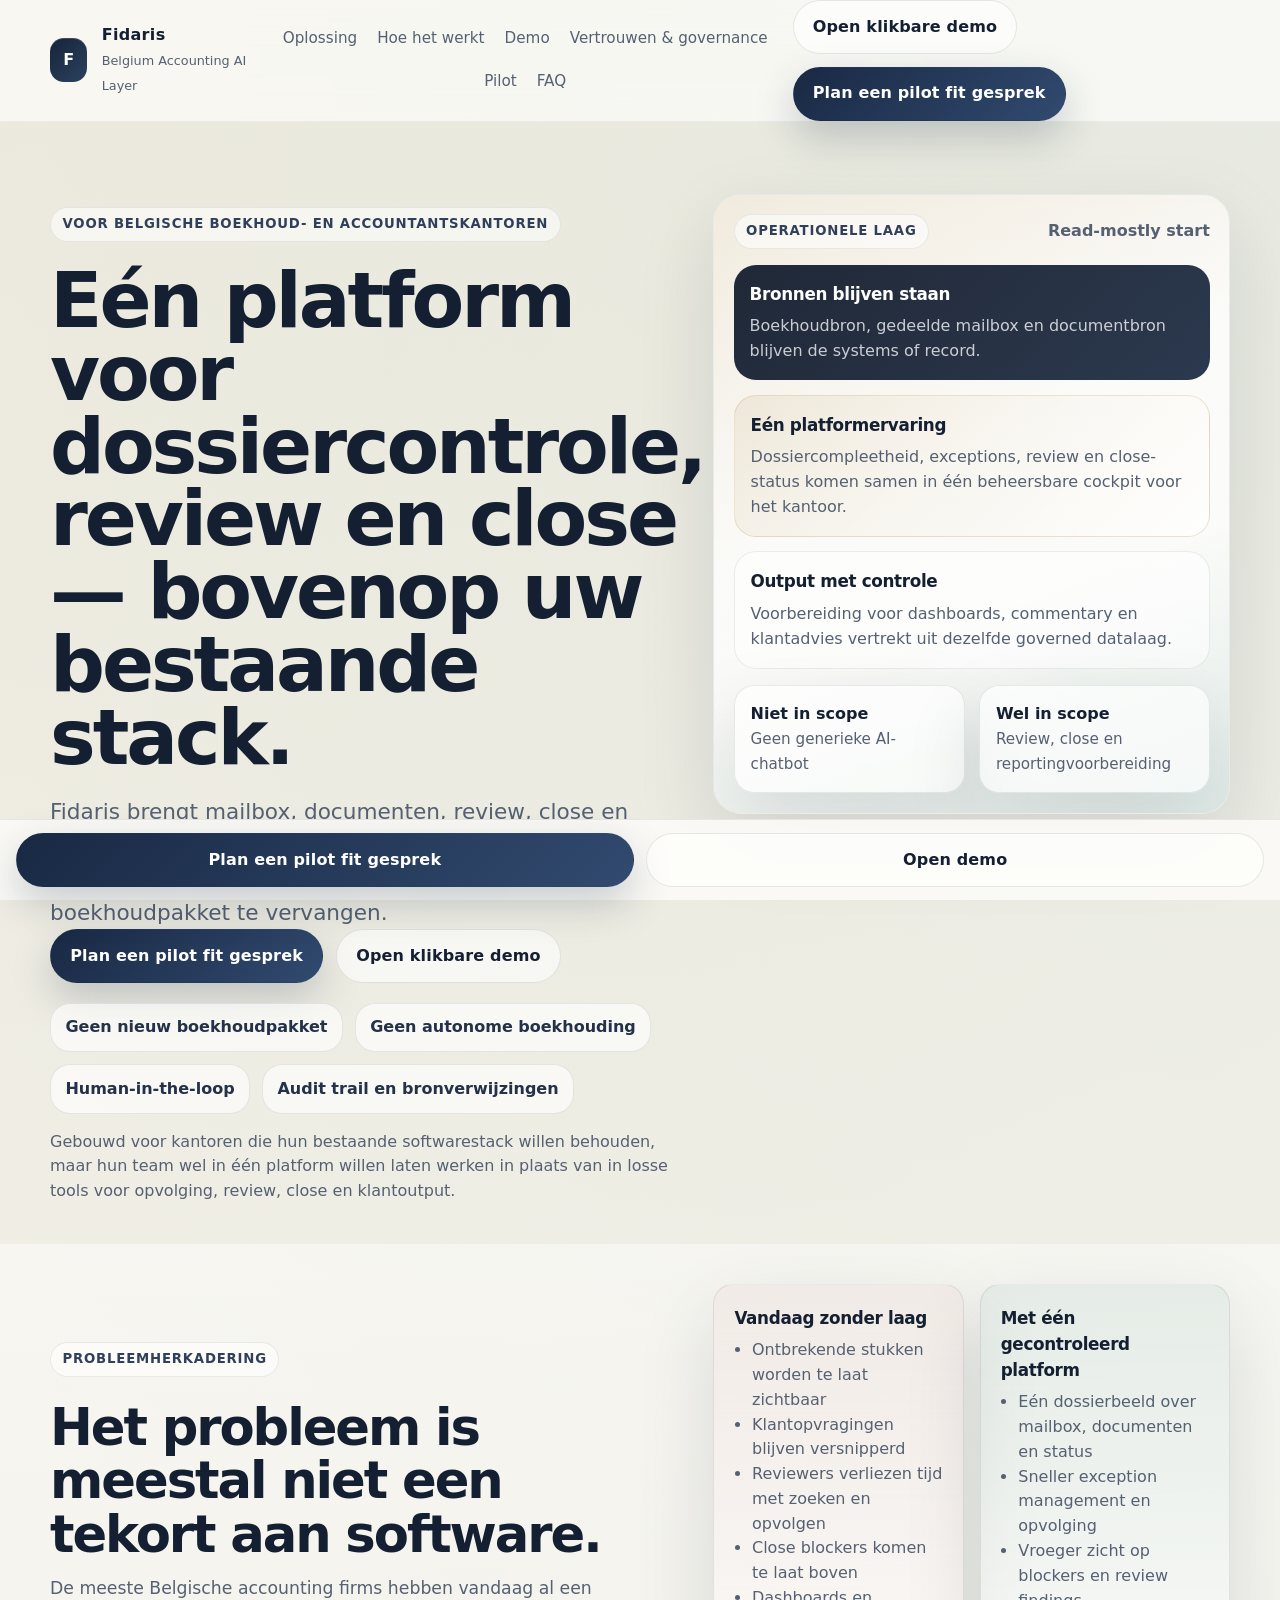
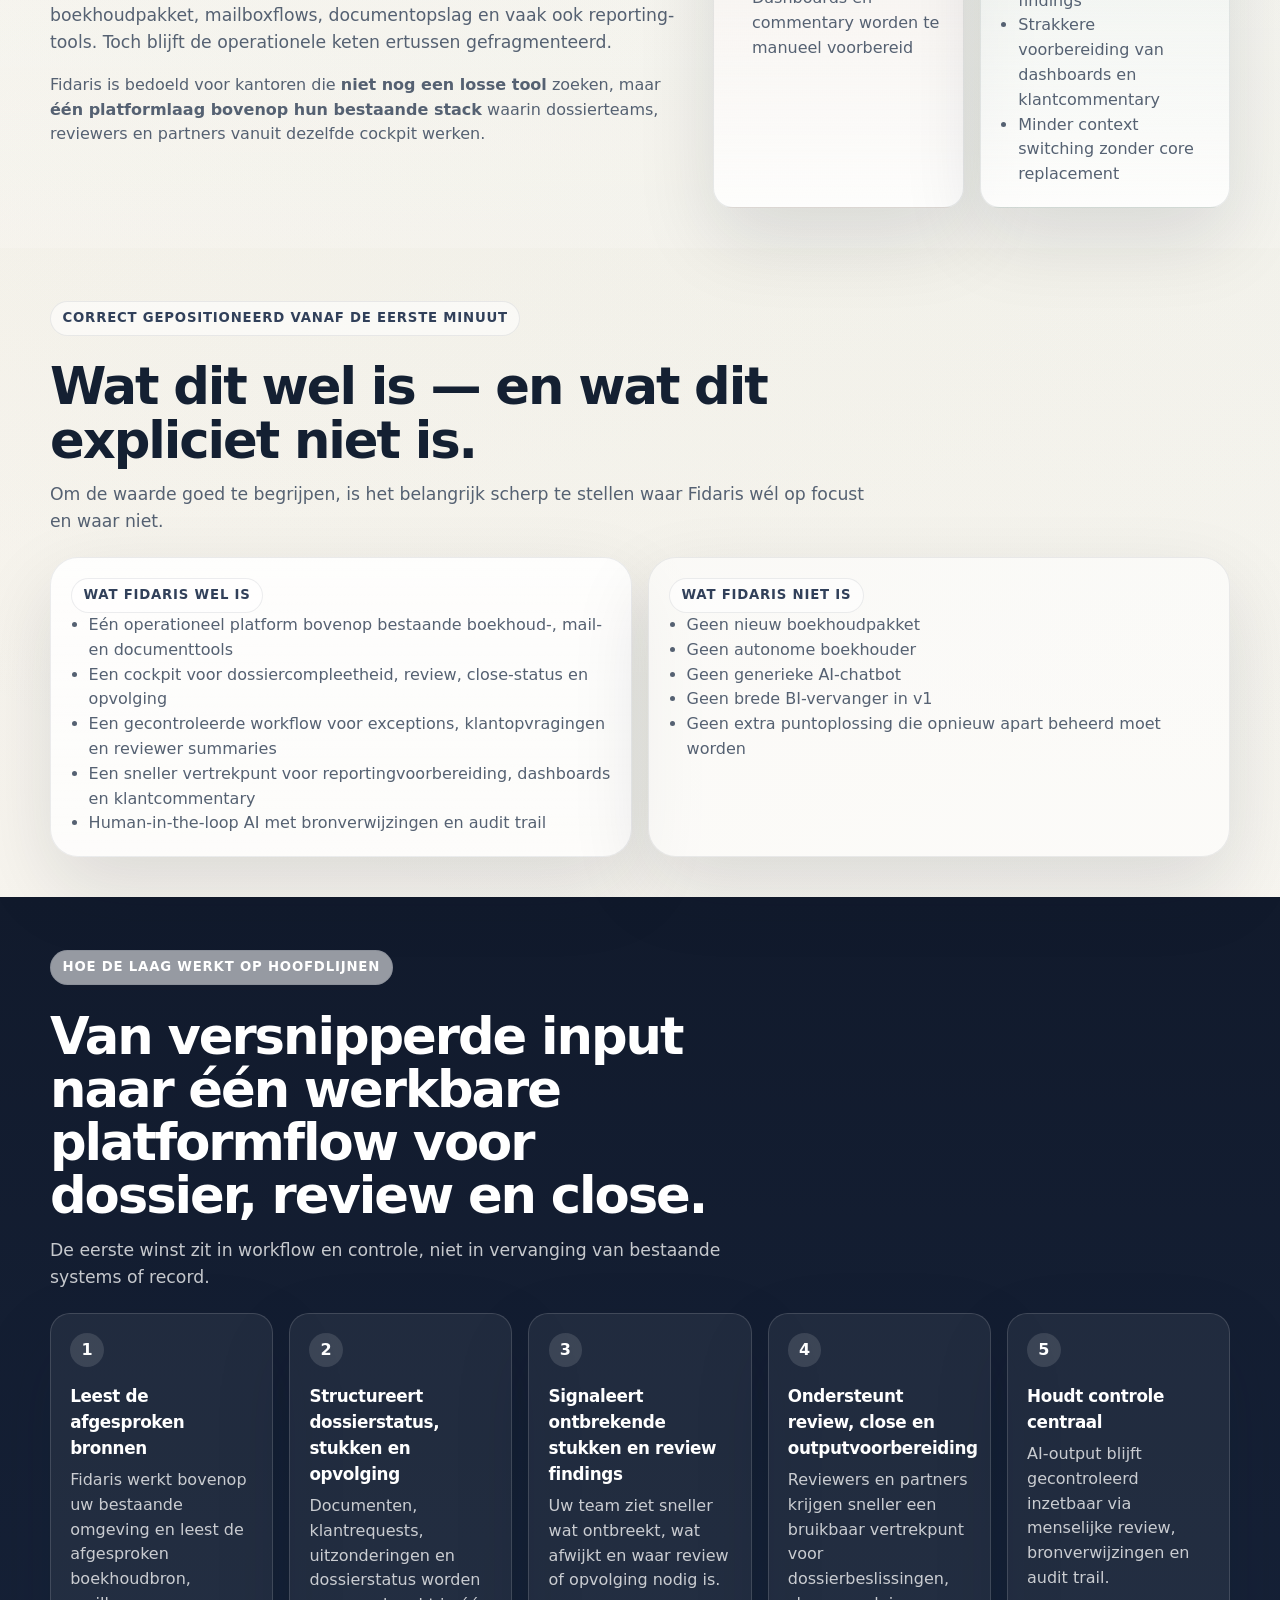
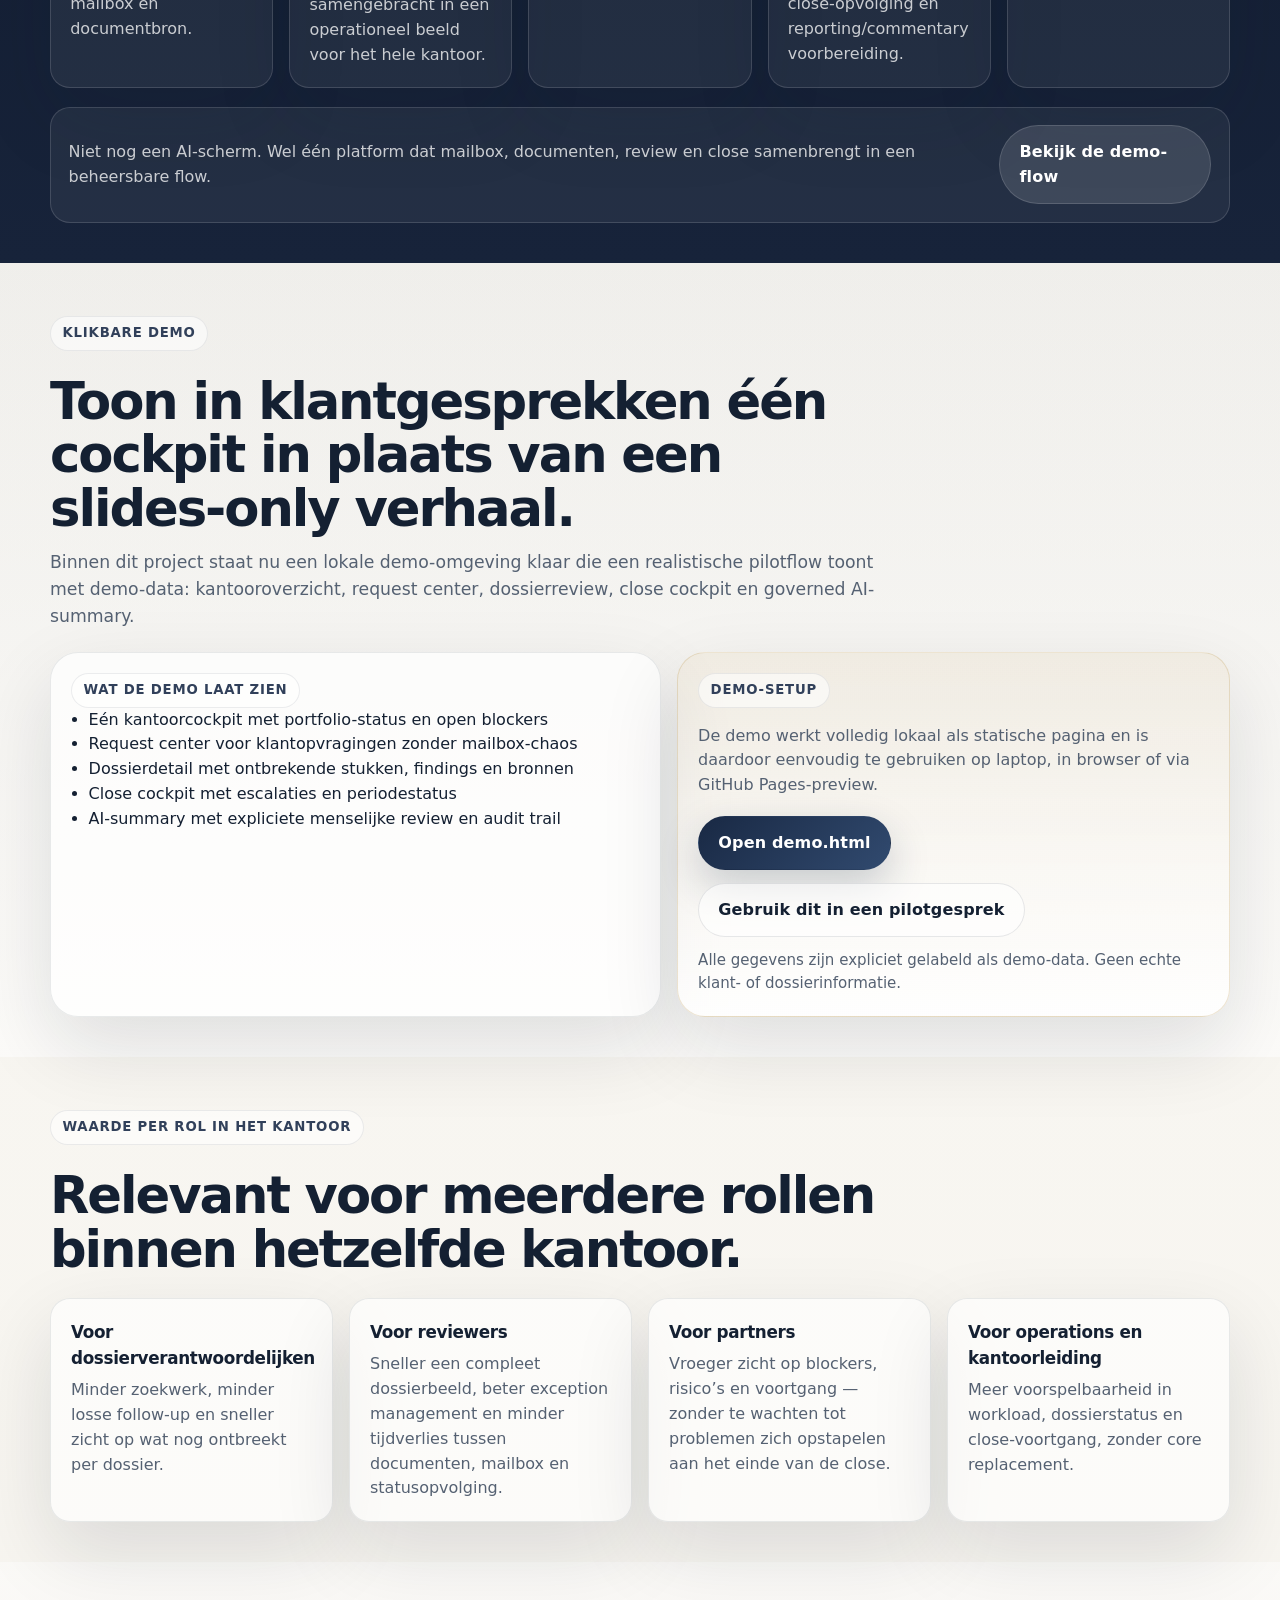
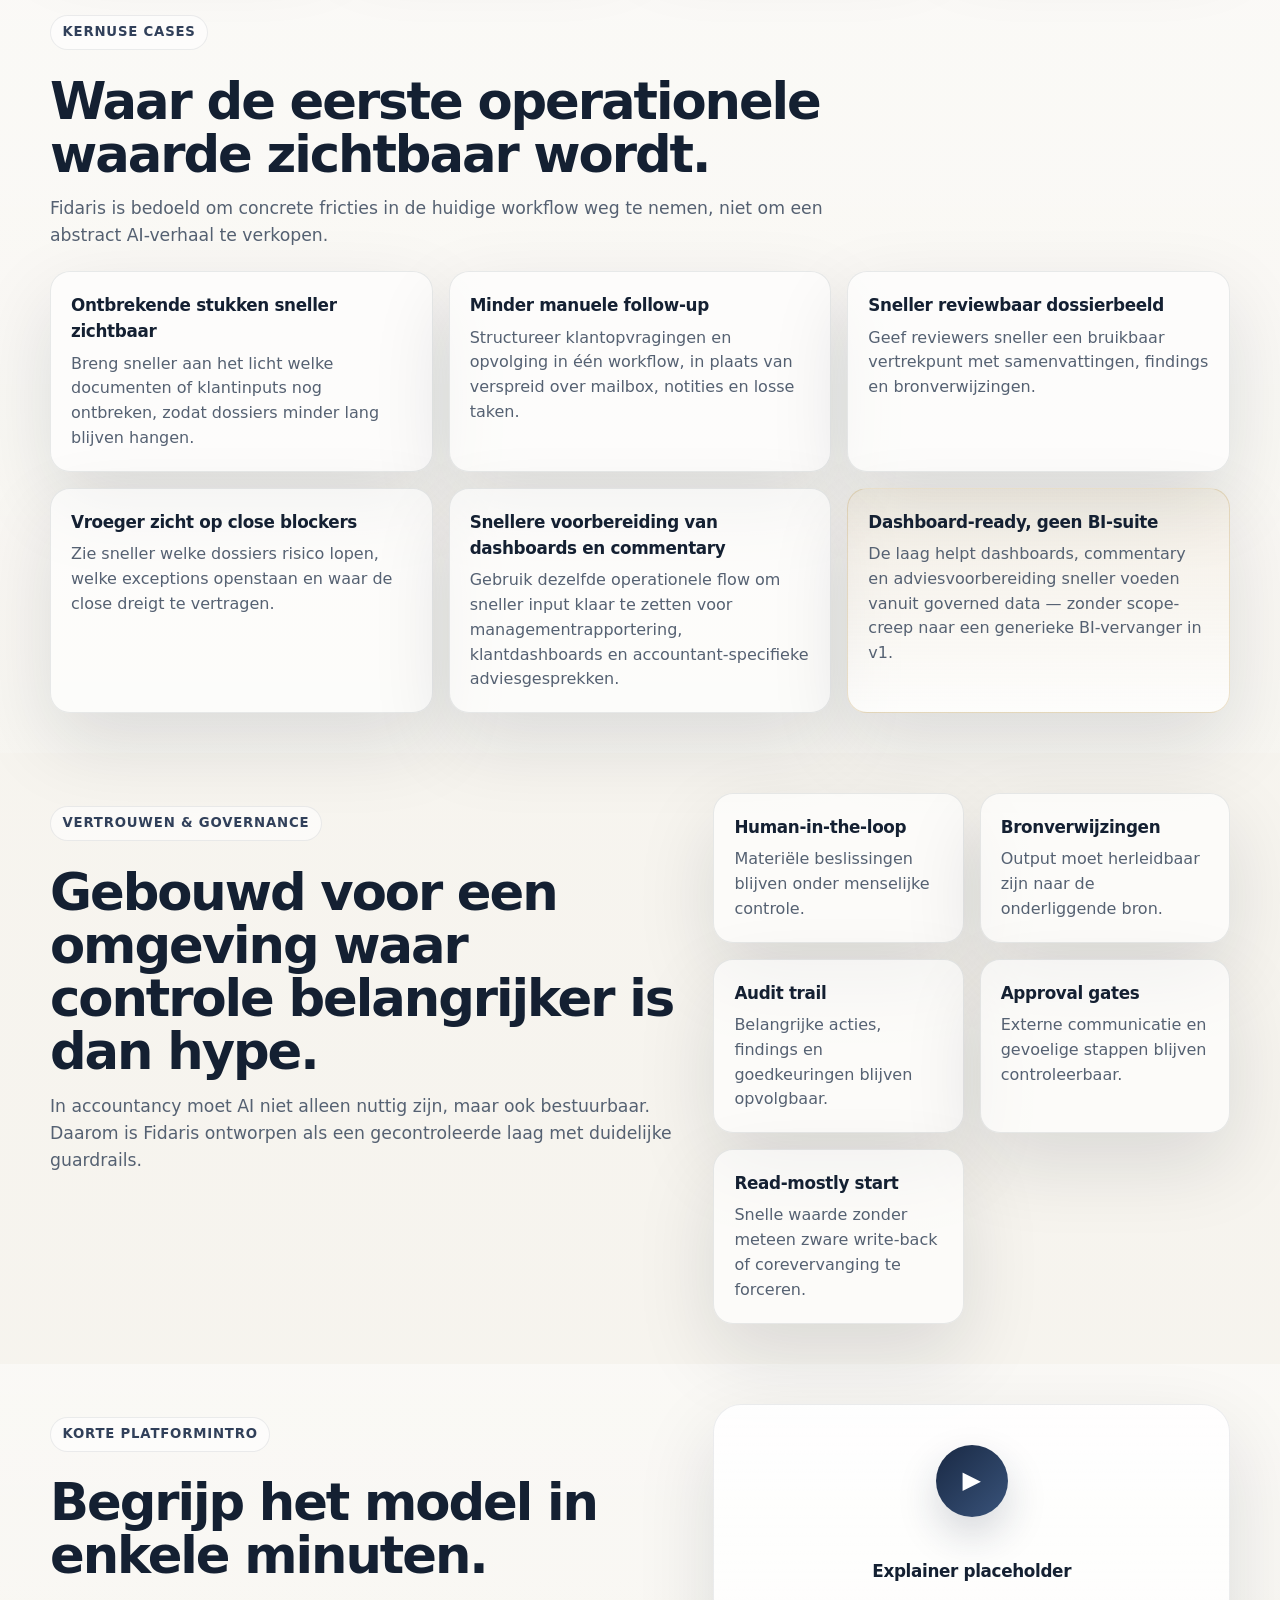
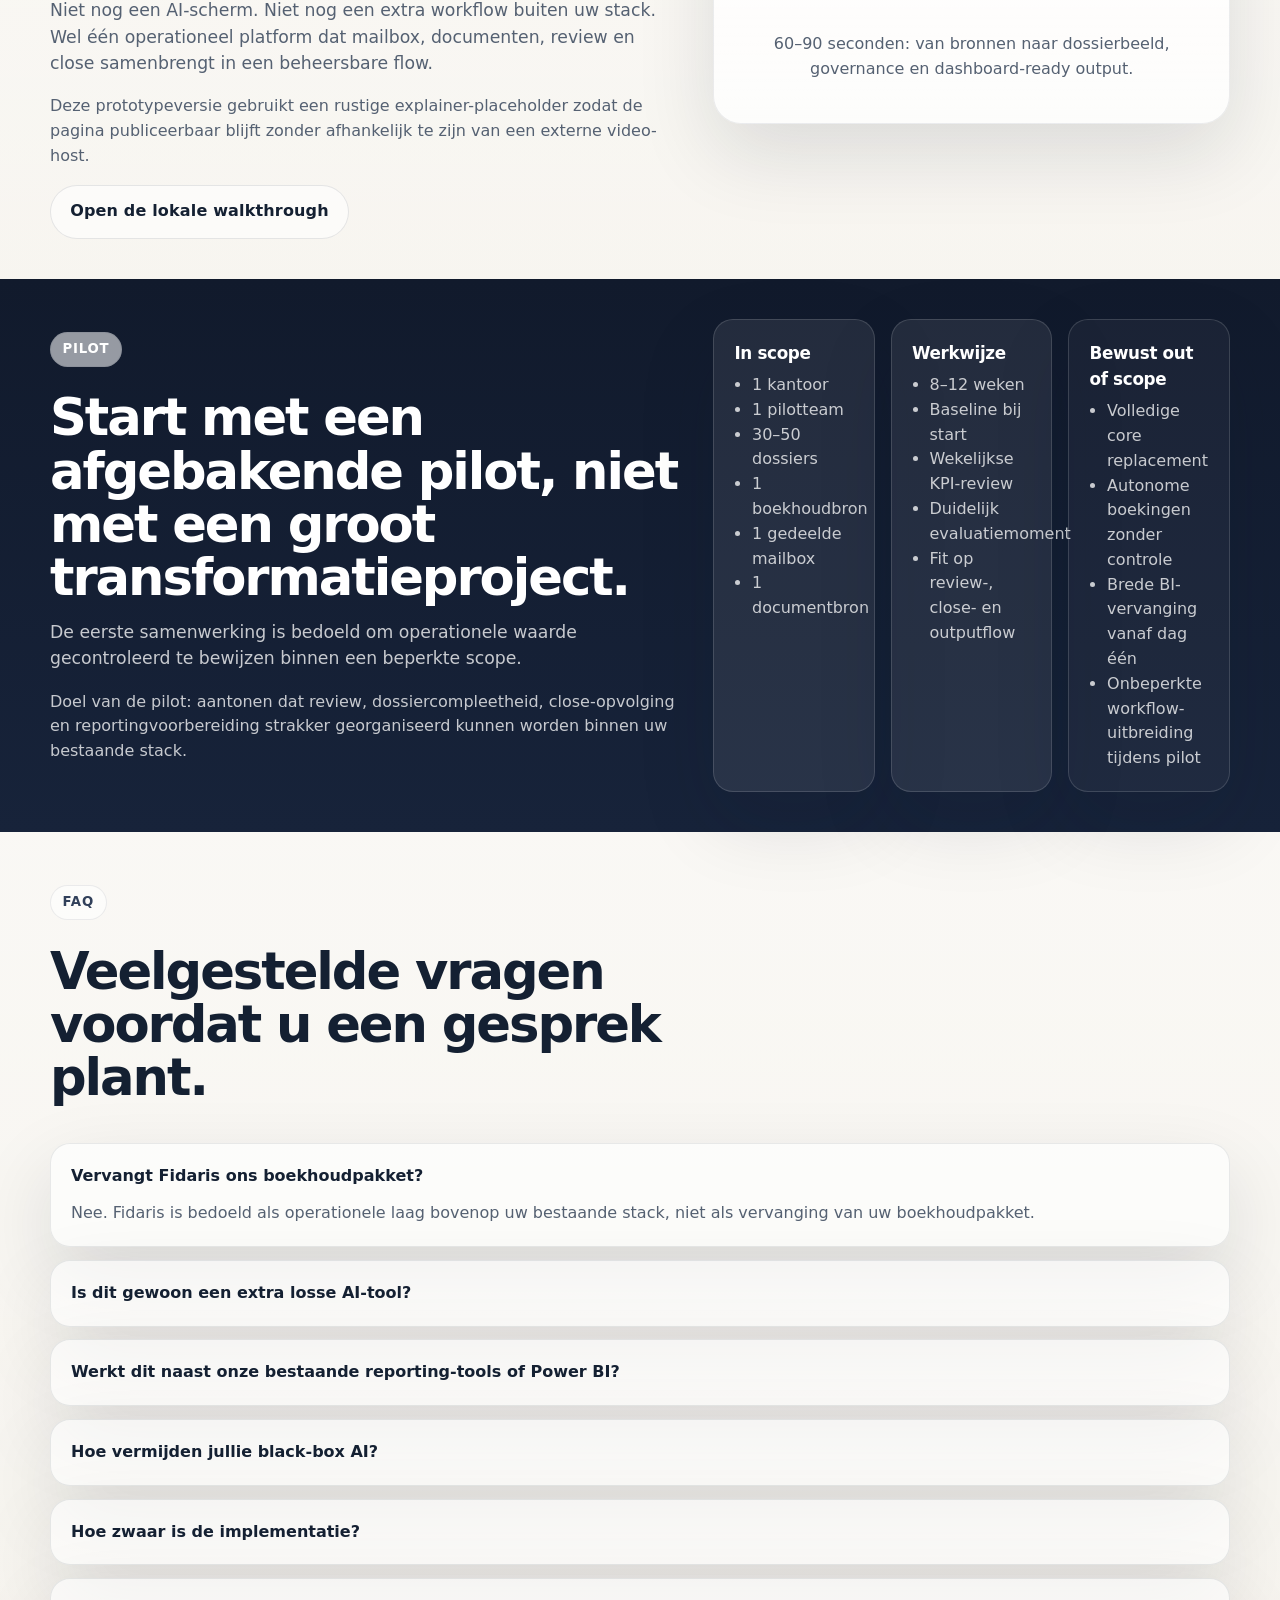
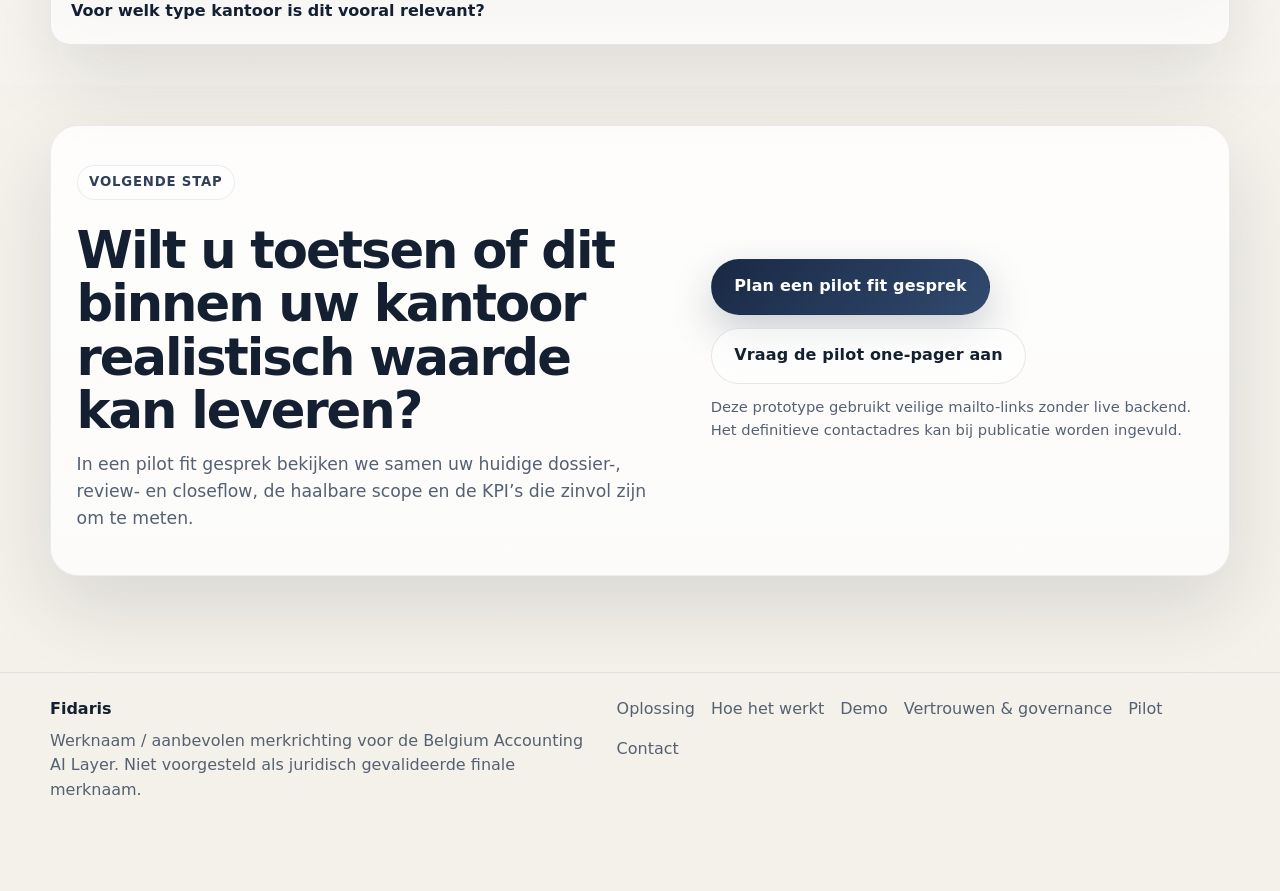
<file: index.html>
<!DOCTYPE html>
<html lang="nl">
<head>
  <meta charset="UTF-8">
  <meta name="viewport" content="width=device-width, initial-scale=1.0">
  <title>Fidaris — Eén platform voor Belgische boekhoudkantoren</title>
  <meta name="description" content="Fidaris positioneert de Belgium Accounting AI Layer als één gecontroleerd platform voor Belgische boekhoud- en accountantskantoren: dossiercockpit, review, close en reportingvoorbereiding bovenop de bestaande stack.">
  <meta name="robots" content="noindex, nofollow, noarchive, nosnippet, noimageindex, notranslate">
  <meta name="theme-color" content="#0d1526">
  <link rel="stylesheet" href="styles.css">
</head>
<body>
  <div class="page-shell">
    <header class="site-header">
      <div class="container header-inner">
        <a class="brand" href="#top" aria-label="Fidaris home">
          <span class="brand-mark">F</span>
          <span>
            <strong>Fidaris</strong>
            <small>Belgium Accounting AI Layer</small>
          </span>
        </a>
        <nav class="site-nav" aria-label="Hoofdnavigatie">
          <a href="#oplossing">Oplossing</a>
          <a href="#werking">Hoe het werkt</a>
          <a href="#demo">Demo</a>
          <a href="#governance">Vertrouwen &amp; governance</a>
          <a href="#pilot">Pilot</a>
          <a href="#faq">FAQ</a>
        </nav>
        <div class="header-cta-wrap">
          <a class="button button-secondary" href="demo.html">Open klikbare demo</a>
          <a class="button button-primary" href="#contact">Plan een pilot fit gesprek</a>
        </div>
      </div>
    </header>

    <main id="top">
      <section class="hero-section">
        <div class="container hero-grid">
          <div class="hero-copy">
            <p class="eyebrow">Voor Belgische boekhoud- en accountantskantoren</p>
            <h1>Eén platform voor dossiercontrole, review en close — bovenop uw bestaande stack.</h1>
            <p class="hero-lead">Fidaris brengt mailbox, documenten, review, close en reportingvoorbereiding samen in één gecontroleerde cockpit voor het hele kantoor — zonder uw boekhoudpakket te vervangen.</p>
            <div class="hero-actions">
              <a class="button button-primary" href="#contact">Plan een pilot fit gesprek</a>
              <a class="button button-secondary" href="demo.html">Open klikbare demo</a>
            </div>
            <ul class="trust-strip" aria-label="Vertrouwenspunten">
              <li>Geen nieuw boekhoudpakket</li>
              <li>Geen autonome boekhouding</li>
              <li>Human-in-the-loop</li>
              <li>Audit trail en bronverwijzingen</li>
            </ul>
            <p class="hero-support">Gebouwd voor kantoren die hun bestaande softwarestack willen behouden, maar hun team wel in één platform willen laten werken in plaats van in losse tools voor opvolging, review, close en klantoutput.</p>
          </div>
          <div class="hero-panel card-premium">
            <div class="signal-row">
              <span class="signal-label">Operationele laag</span>
              <span class="signal-value">Read-mostly start</span>
            </div>
            <div class="workflow-card-stack">
              <article class="mini-card mini-card-dark">
                <h2>Bronnen blijven staan</h2>
                <p>Boekhoudbron, gedeelde mailbox en documentbron blijven de systems of record.</p>
              </article>
              <article class="mini-card accent-card">
                <h2>Eén platformervaring</h2>
                <p>Dossiercompleetheid, exceptions, review en close-status komen samen in één beheersbare cockpit voor het kantoor.</p>
              </article>
              <article class="mini-card mini-card-outline">
                <h2>Output met controle</h2>
                <p>Voorbereiding voor dashboards, commentary en klantadvies vertrekt uit dezelfde governed datalaag.</p>
              </article>
            </div>
            <div class="hero-proof-grid">
              <div>
                <strong>Niet in scope</strong>
                <span>Geen generieke AI-chatbot</span>
              </div>
              <div>
                <strong>Wel in scope</strong>
                <span>Review, close en reportingvoorbereiding</span>
              </div>
            </div>
          </div>
        </div>
      </section>

      <section class="section section-muted" id="oplossing">
        <div class="container split-section">
          <div>
            <p class="section-kicker">Probleemherkadering</p>
            <h2>Het probleem is meestal niet een tekort aan software.</h2>
            <p class="section-lead">De meeste Belgische accounting firms hebben vandaag al een boekhoudpakket, mailboxflows, documentopslag en vaak ook reporting-tools. Toch blijft de operationele keten ertussen gefragmenteerd.</p>
            <p class="section-body">Fidaris is bedoeld voor kantoren die <strong>niet nog een losse tool</strong> zoeken, maar <strong>één platformlaag bovenop hun bestaande stack</strong> waarin dossierteams, reviewers en partners vanuit dezelfde cockpit werken.</p>
          </div>
          <div class="comparison-grid">
            <article class="comparison-card comparison-card-warning">
              <h3>Vandaag zonder laag</h3>
              <ul>
                <li>Ontbrekende stukken worden te laat zichtbaar</li>
                <li>Klantopvragingen blijven versnipperd</li>
                <li>Reviewers verliezen tijd met zoeken en opvolgen</li>
                <li>Close blockers komen te laat boven</li>
                <li>Dashboards en commentary worden te manueel voorbereid</li>
              </ul>
            </article>
            <article class="comparison-card comparison-card-success">
              <h3>Met één gecontroleerd platform</h3>
              <ul>
                <li>Eén dossierbeeld over mailbox, documenten en status</li>
                <li>Sneller exception management en opvolging</li>
                <li>Vroeger zicht op blockers en review findings</li>
                <li>Strakkere voorbereiding van dashboards en klantcommentary</li>
                <li>Minder context switching zonder core replacement</li>
              </ul>
            </article>
          </div>
        </div>
      </section>

      <section class="section">
        <div class="container">
          <div class="section-heading">
            <p class="section-kicker">Correct gepositioneerd vanaf de eerste minuut</p>
            <h2>Wat dit wel is — en wat dit expliciet niet is.</h2>
            <p class="section-lead">Om de waarde goed te begrijpen, is het belangrijk scherp te stellen waar Fidaris wél op focust en waar niet.</p>
          </div>
          <div class="is-isnot-grid">
            <article class="value-card card-premium">
              <span class="card-tag">Wat Fidaris wel is</span>
              <ul>
                <li>Eén operationeel platform bovenop bestaande boekhoud-, mail- en documenttools</li>
                <li>Een cockpit voor dossiercompleetheid, review, close-status en opvolging</li>
                <li>Een gecontroleerde workflow voor exceptions, klantopvragingen en reviewer summaries</li>
                <li>Een sneller vertrekpunt voor reportingvoorbereiding, dashboards en klantcommentary</li>
                <li>Human-in-the-loop AI met bronverwijzingen en audit trail</li>
              </ul>
            </article>
            <article class="value-card card-premium card-plain">
              <span class="card-tag">Wat Fidaris niet is</span>
              <ul>
                <li>Geen nieuw boekhoudpakket</li>
                <li>Geen autonome boekhouder</li>
                <li>Geen generieke AI-chatbot</li>
                <li>Geen brede BI-vervanger in v1</li>
                <li>Geen extra puntoplossing die opnieuw apart beheerd moet worden</li>
              </ul>
            </article>
          </div>
        </div>
      </section>

      <section class="section section-dark" id="werking">
        <div class="container">
          <div class="section-heading narrow light-copy">
            <p class="section-kicker">Hoe de laag werkt op hoofdlijnen</p>
            <h2>Van versnipperde input naar één werkbare platformflow voor dossier, review en close.</h2>
            <p class="section-lead">De eerste winst zit in workflow en controle, niet in vervanging van bestaande systems of record.</p>
          </div>
          <div class="steps-grid">
            <article class="step-card">
              <span>1</span>
              <h3>Leest de afgesproken bronnen</h3>
              <p>Fidaris werkt bovenop uw bestaande omgeving en leest de afgesproken boekhoudbron, mailbox en documentbron.</p>
            </article>
            <article class="step-card">
              <span>2</span>
              <h3>Structureert dossierstatus, stukken en opvolging</h3>
              <p>Documenten, klantrequests, uitzonderingen en dossierstatus worden samengebracht in één operationeel beeld voor het hele kantoor.</p>
            </article>
            <article class="step-card">
              <span>3</span>
              <h3>Signaleert ontbrekende stukken en review findings</h3>
              <p>Uw team ziet sneller wat ontbreekt, wat afwijkt en waar review of opvolging nodig is.</p>
            </article>
            <article class="step-card">
              <span>4</span>
              <h3>Ondersteunt review, close en outputvoorbereiding</h3>
              <p>Reviewers en partners krijgen sneller een bruikbaar vertrekpunt voor dossierbeslissingen, close-opvolging en reporting/commentary voorbereiding.</p>
            </article>
            <article class="step-card">
              <span>5</span>
              <h3>Houdt controle centraal</h3>
              <p>AI-output blijft gecontroleerd inzetbaar via menselijke review, bronverwijzingen en audit trail.</p>
            </article>
          </div>
          <div class="micro-cta-bar">
            <p>Niet nog een AI-scherm. Wel één platform dat mailbox, documenten, review en close samenbrengt in een beheersbare flow.</p>
            <a class="button button-light" href="#demo">Bekijk de demo-flow</a>
          </div>
        </div>
      </section>

      <section class="section section-demo" id="demo">
        <div class="container">
          <div class="section-heading">
            <p class="section-kicker">Klikbare demo</p>
            <h2>Toon in klantgesprekken één cockpit in plaats van een slides-only verhaal.</h2>
            <p class="section-lead">Binnen dit project staat nu een lokale demo-omgeving klaar die een realistische pilotflow toont met demo-data: kantooroverzicht, request center, dossierreview, close cockpit en governed AI-summary.</p>
          </div>
          <div class="demo-teaser-grid">
            <article class="demo-teaser-card card-premium">
              <span class="card-tag">Wat de demo laat zien</span>
              <ul>
                <li>Eén kantoorcockpit met portfolio-status en open blockers</li>
                <li>Request center voor klantopvragingen zonder mailbox-chaos</li>
                <li>Dossierdetail met ontbrekende stukken, findings en bronnen</li>
                <li>Close cockpit met escalaties en periodestatus</li>
                <li>AI-summary met expliciete menselijke review en audit trail</li>
              </ul>
            </article>
            <article class="demo-teaser-card demo-teaser-highlight">
              <span class="card-tag">Demo-setup</span>
              <p>De demo werkt volledig lokaal als statische pagina en is daardoor eenvoudig te gebruiken op laptop, in browser of via GitHub Pages-preview.</p>
              <div class="demo-teaser-actions">
                <a class="button button-primary" href="demo.html">Open demo.html</a>
                <a class="button button-secondary" href="#contact">Gebruik dit in een pilotgesprek</a>
              </div>
              <p class="demo-footnote">Alle gegevens zijn expliciet gelabeld als demo-data. Geen echte klant- of dossierinformatie.</p>
            </article>
          </div>
        </div>
      </section>

      <section class="section">
        <div class="container">
          <div class="section-heading">
            <p class="section-kicker">Waarde per rol in het kantoor</p>
            <h2>Relevant voor meerdere rollen binnen hetzelfde kantoor.</h2>
          </div>
          <div class="role-grid">
            <article class="role-card">
              <h3>Voor dossierverantwoordelijken</h3>
              <p>Minder zoekwerk, minder losse follow-up en sneller zicht op wat nog ontbreekt per dossier.</p>
            </article>
            <article class="role-card">
              <h3>Voor reviewers</h3>
              <p>Sneller een compleet dossierbeeld, beter exception management en minder tijdverlies tussen documenten, mailbox en statusopvolging.</p>
            </article>
            <article class="role-card">
              <h3>Voor partners</h3>
              <p>Vroeger zicht op blockers, risico’s en voortgang — zonder te wachten tot problemen zich opstapelen aan het einde van de close.</p>
            </article>
            <article class="role-card">
              <h3>Voor operations en kantoorleiding</h3>
              <p>Meer voorspelbaarheid in workload, dossierstatus en close-voortgang, zonder core replacement.</p>
            </article>
          </div>
        </div>
      </section>

      <section class="section section-muted">
        <div class="container">
          <div class="section-heading">
            <p class="section-kicker">Kernuse cases</p>
            <h2>Waar de eerste operationele waarde zichtbaar wordt.</h2>
            <p class="section-lead">Fidaris is bedoeld om concrete fricties in de huidige workflow weg te nemen, niet om een abstract AI-verhaal te verkopen.</p>
          </div>
          <div class="use-case-grid">
            <article class="use-case-card">
              <h3>Ontbrekende stukken sneller zichtbaar</h3>
              <p>Breng sneller aan het licht welke documenten of klantinputs nog ontbreken, zodat dossiers minder lang blijven hangen.</p>
            </article>
            <article class="use-case-card">
              <h3>Minder manuele follow-up</h3>
              <p>Structureer klantopvragingen en opvolging in één workflow, in plaats van verspreid over mailbox, notities en losse taken.</p>
            </article>
            <article class="use-case-card">
              <h3>Sneller reviewbaar dossierbeeld</h3>
              <p>Geef reviewers sneller een bruikbaar vertrekpunt met samenvattingen, findings en bronverwijzingen.</p>
            </article>
            <article class="use-case-card">
              <h3>Vroeger zicht op close blockers</h3>
              <p>Zie sneller welke dossiers risico lopen, welke exceptions openstaan en waar de close dreigt te vertragen.</p>
            </article>
            <article class="use-case-card">
              <h3>Snellere voorbereiding van dashboards en commentary</h3>
              <p>Gebruik dezelfde operationele flow om sneller input klaar te zetten voor managementrapportering, klantdashboards en accountant-specifieke adviesgesprekken.</p>
            </article>
            <article class="use-case-card use-case-card-highlight">
              <h3>Dashboard-ready, geen BI-suite</h3>
              <p>De laag helpt dashboards, commentary en adviesvoorbereiding sneller voeden vanuit governed data — zonder scope-creep naar een generieke BI-vervanger in v1.</p>
            </article>
          </div>
        </div>
      </section>

      <section class="section" id="governance">
        <div class="container governance-layout">
          <div>
            <p class="section-kicker">Vertrouwen &amp; governance</p>
            <h2>Gebouwd voor een omgeving waar controle belangrijker is dan hype.</h2>
            <p class="section-lead">In accountancy moet AI niet alleen nuttig zijn, maar ook bestuurbaar. Daarom is Fidaris ontworpen als een gecontroleerde laag met duidelijke guardrails.</p>
          </div>
          <div class="governance-grid">
            <article class="governance-card">
              <h3>Human-in-the-loop</h3>
              <p>Materiële beslissingen blijven onder menselijke controle.</p>
            </article>
            <article class="governance-card">
              <h3>Bronverwijzingen</h3>
              <p>Output moet herleidbaar zijn naar de onderliggende bron.</p>
            </article>
            <article class="governance-card">
              <h3>Audit trail</h3>
              <p>Belangrijke acties, findings en goedkeuringen blijven opvolgbaar.</p>
            </article>
            <article class="governance-card">
              <h3>Approval gates</h3>
              <p>Externe communicatie en gevoelige stappen blijven controleerbaar.</p>
            </article>
            <article class="governance-card">
              <h3>Read-mostly start</h3>
              <p>Snelle waarde zonder meteen zware write-back of corevervanging te forceren.</p>
            </article>
          </div>
        </div>
      </section>

      <section class="section section-muted video-section">
        <div class="container video-layout">
          <div>
            <p class="section-kicker">Korte platformintro</p>
            <h2>Begrijp het model in enkele minuten.</h2>
            <p class="section-lead">Niet nog een AI-scherm. Niet nog een extra workflow buiten uw stack. Wel één operationeel platform dat mailbox, documenten, review en close samenbrengt in een beheersbare flow.</p>
            <p class="section-body">Deze prototypeversie gebruikt een rustige explainer-placeholder zodat de pagina publiceerbaar blijft zonder afhankelijk te zijn van een externe video-host.</p>
            <a class="button button-secondary" href="demo.html">Open de lokale walkthrough</a>
          </div>
          <div class="video-placeholder card-premium" aria-label="Placeholder voor explainer video">
            <div class="video-play">▶</div>
            <strong>Explainer placeholder</strong>
            <span>60–90 seconden: van bronnen naar dossierbeeld, governance en dashboard-ready output.</span>
          </div>
        </div>
      </section>

      <section class="section section-dark" id="pilot">
        <div class="container pilot-layout">
          <div class="light-copy">
            <p class="section-kicker">Pilot</p>
            <h2>Start met een afgebakende pilot, niet met een groot transformatieproject.</h2>
            <p class="section-lead">De eerste samenwerking is bedoeld om operationele waarde gecontroleerd te bewijzen binnen een beperkte scope.</p>
            <p class="section-body">Doel van de pilot: aantonen dat review, dossiercompleetheid, close-opvolging en reportingvoorbereiding strakker georganiseerd kunnen worden binnen uw bestaande stack.</p>
          </div>
          <div class="pilot-card-grid">
            <article class="pilot-card">
              <strong>In scope</strong>
              <ul>
                <li>1 kantoor</li>
                <li>1 pilotteam</li>
                <li>30–50 dossiers</li>
                <li>1 boekhoudbron</li>
                <li>1 gedeelde mailbox</li>
                <li>1 documentbron</li>
              </ul>
            </article>
            <article class="pilot-card">
              <strong>Werkwijze</strong>
              <ul>
                <li>8–12 weken</li>
                <li>Baseline bij start</li>
                <li>Wekelijkse KPI-review</li>
                <li>Duidelijk evaluatiemoment</li>
                <li>Fit op review-, close- en outputflow</li>
              </ul>
            </article>
            <article class="pilot-card pilot-card-out">
              <strong>Bewust out of scope</strong>
              <ul>
                <li>Volledige core replacement</li>
                <li>Autonome boekingen zonder controle</li>
                <li>Brede BI-vervanging vanaf dag één</li>
                <li>Onbeperkte workflow-uitbreiding tijdens pilot</li>
              </ul>
            </article>
          </div>
        </div>
      </section>

      <section class="section section-muted" id="faq">
        <div class="container faq-layout">
          <div class="section-heading narrow">
            <p class="section-kicker">FAQ</p>
            <h2>Veelgestelde vragen voordat u een gesprek plant.</h2>
          </div>
          <div class="faq-list">
            <details open>
              <summary>Vervangt Fidaris ons boekhoudpakket?</summary>
              <p>Nee. Fidaris is bedoeld als operationele laag bovenop uw bestaande stack, niet als vervanging van uw boekhoudpakket.</p>
            </details>
            <details>
              <summary>Is dit gewoon een extra losse AI-tool?</summary>
              <p>Nee. De propositie is net om minder versnippering te creëren door mailbox, documenten, review en close in één workflow samen te brengen.</p>
            </details>
            <details>
              <summary>Werkt dit naast onze bestaande reporting-tools of Power BI?</summary>
              <p>Ja. In v1 positioneren we Fidaris niet als brede BI-vervanger, maar als laag die de input naar dashboards en commentary sneller en consistenter helpt voorbereiden.</p>
            </details>
            <details>
              <summary>Hoe vermijden jullie black-box AI?</summary>
              <p>Door te werken met human-in-the-loop, bronverwijzingen, audit trail, approval flows en een gecontroleerde scope.</p>
            </details>
            <details>
              <summary>Hoe zwaar is de implementatie?</summary>
              <p>De eerste stap is bewust beperkt: 1 team, 30–50 dossiers, 1 bron per type en een afgebakende pilot van 8–12 weken.</p>
            </details>
            <details>
              <summary>Voor welk type kantoor is dit vooral relevant?</summary>
              <p>Voor Belgische boekhoud- en accountantskantoren met een bestaande stack die review-, close- en opvolgingsfrictie willen verminderen zonder core replacement.</p>
            </details>
          </div>
        </div>
      </section>

      <section class="section final-cta-section" id="contact">
        <div class="container final-cta-layout card-premium">
          <div>
            <p class="section-kicker">Volgende stap</p>
            <h2>Wilt u toetsen of dit binnen uw kantoor realistisch waarde kan leveren?</h2>
            <p class="section-lead">In een pilot fit gesprek bekijken we samen uw huidige dossier-, review- en closeflow, de haalbare scope en de KPI’s die zinvol zijn om te meten.</p>
          </div>
          <div class="final-cta-actions">
            <a class="button button-primary button-large" href="mailto:?subject=Pilot%20fit%20gesprek%20Fidaris&body=Wij%20willen%20graag%20een%20pilot%20fit%20gesprek%20inplannen.">Plan een pilot fit gesprek</a>
            <a class="button button-secondary button-large" href="mailto:?subject=Pilot%20one-pager%20Fidaris&body=Graag%20ontvangen%20wij%20de%20pilot%20one-pager.">Vraag de pilot one-pager aan</a>
            <p class="contact-note">Deze prototype gebruikt veilige mailto-links zonder live backend. Het definitieve contactadres kan bij publicatie worden ingevuld.</p>
          </div>
        </div>
      </section>
    </main>

    <footer class="site-footer">
      <div class="container footer-inner">
        <div>
          <strong>Fidaris</strong>
          <p>Werknaam / aanbevolen merkrichting voor de Belgium Accounting AI Layer. Niet voorgesteld als juridisch gevalideerde finale merknaam.</p>
        </div>
        <div class="footer-links">
          <a href="#oplossing">Oplossing</a>
          <a href="#werking">Hoe het werkt</a>
          <a href="#demo">Demo</a>
          <a href="#governance">Vertrouwen &amp; governance</a>
          <a href="#pilot">Pilot</a>
          <a href="#contact">Contact</a>
        </div>
      </div>
      <div class="deploy-marker" aria-hidden="true">deploy-marker-2026-06-07-fidaris-v1</div>
    </footer>

    <div class="sticky-mobile-cta">
      <a class="button button-primary" href="#contact">Plan een pilot fit gesprek</a>
      <a class="button button-secondary" href="demo.html">Open demo</a>
    </div>
  </div>
</body>
</html>
</file>
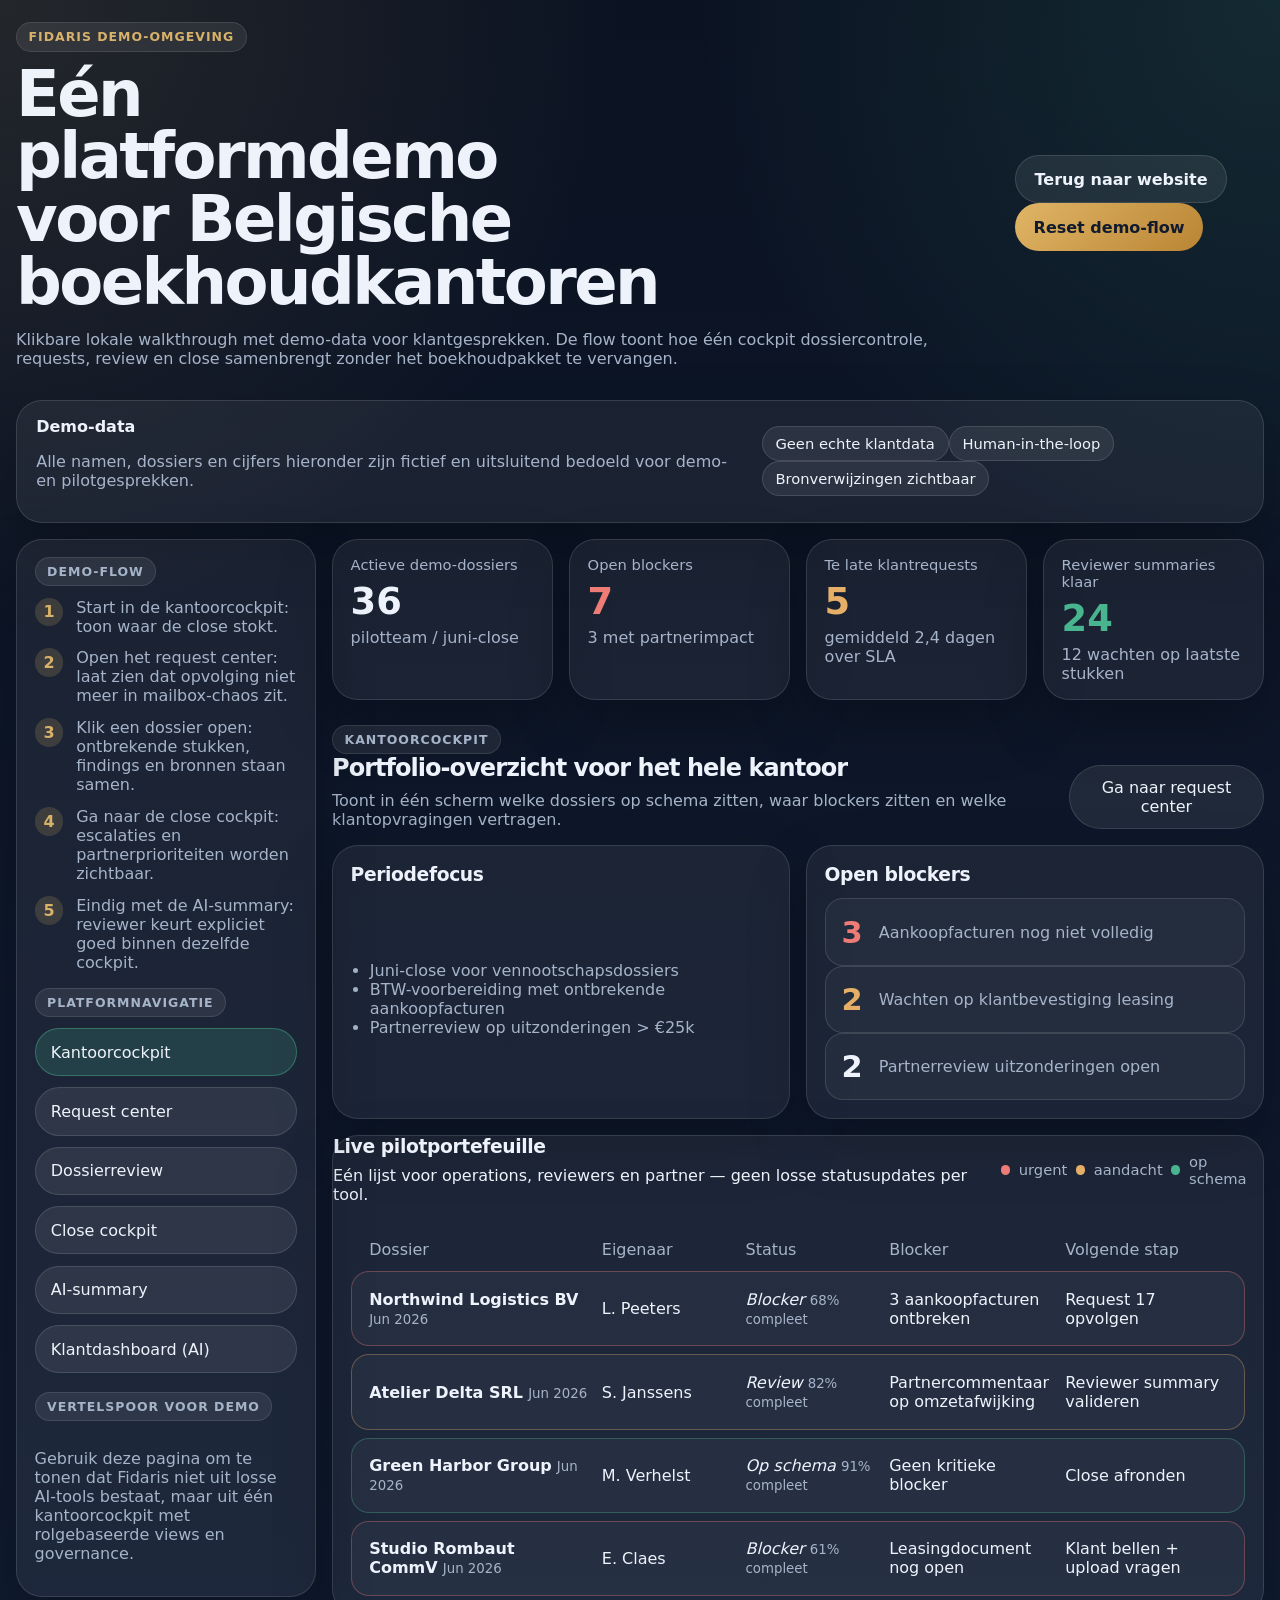
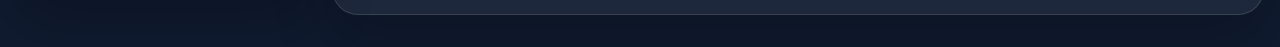
<file: demo.html>
<!DOCTYPE html>
<html lang="nl">
<head>
  <meta charset="UTF-8">
  <meta name="viewport" content="width=device-width, initial-scale=1.0">
  <title>Fidaris Demo — Eén platformcockpit voor boekhoudkantoren</title>
  <meta name="description" content="Lokale demo van Fidaris: één platformcockpit voor Belgische boekhoudkantoren met request center, dossierreview, close cockpit en governed AI-summary.">
  <meta name="robots" content="noindex, nofollow, noarchive, nosnippet, noimageindex, notranslate">
  <link rel="stylesheet" href="demo.css">
</head>
<body>
  <div class="demo-shell">
    <header class="demo-header">
      <div>
        <p class="eyebrow">Fidaris demo-omgeving</p>
        <h1>Eén platformdemo voor Belgische boekhoudkantoren</h1>
        <p class="intro">Klikbare lokale walkthrough met demo-data voor klantgesprekken. De flow toont hoe één cockpit dossiercontrole, requests, review en close samenbrengt zonder het boekhoudpakket te vervangen.</p>
      </div>
      <div class="header-actions">
        <a class="button button-secondary" href="index.html">Terug naar website</a>
        <button class="button button-primary" id="resetDemoButton" type="button">Reset demo-flow</button>
      </div>
    </header>

    <section class="demo-banner card">
      <div>
        <strong>Demo-data</strong>
        <p>Alle namen, dossiers en cijfers hieronder zijn fictief en uitsluitend bedoeld voor demo- en pilotgesprekken.</p>
      </div>
      <div class="banner-pills">
        <span>Geen echte klantdata</span>
        <span>Human-in-the-loop</span>
        <span>Bronverwijzingen zichtbaar</span>
      </div>
    </section>

    <main class="demo-layout">
      <aside class="left-rail card">
        <div class="rail-block">
          <p class="rail-label">Demo-flow</p>
          <ol class="flow-list" id="flowList"></ol>
        </div>
        <div class="rail-block">
          <p class="rail-label">Platformnavigatie</p>
          <div class="nav-list" id="viewButtons">
            <button type="button" data-view="overview">Kantoorcockpit</button>
            <button type="button" data-view="requests">Request center</button>
            <button type="button" data-view="dossier">Dossierreview</button>
            <button type="button" data-view="close">Close cockpit</button>
            <button type="button" data-view="summary">AI-summary</button>
            <button type="button" data-view="builder">Klantdashboard (AI)</button>
          </div>
        </div>
        <div class="rail-block compact-note">
          <p class="rail-label">Vertelspoor voor demo</p>
          <p>Gebruik deze pagina om te tonen dat Fidaris niet uit losse AI-tools bestaat, maar uit één kantoorcockpit met rolgebaseerde views en governance.</p>
        </div>
      </aside>

      <section class="main-stage">
        <div class="top-metrics" id="topMetrics"></div>

        <section class="view-panel active" data-view-panel="overview">
          <div class="panel-header">
            <div>
              <p class="section-kicker">Kantoorcockpit</p>
              <h2>Portfolio-overzicht voor het hele kantoor</h2>
              <p>Toont in één scherm welke dossiers op schema zitten, waar blockers zitten en welke klantopvragingen vertragen.</p>
            </div>
            <button class="ghost-button" type="button" data-switch-view="requests">Ga naar request center</button>
          </div>
          <div class="overview-grid">
            <article class="card focus-card">
              <h3>Periodefocus</h3>
              <ul id="focusList"></ul>
            </article>
            <article class="card blocker-card">
              <h3>Open blockers</h3>
              <div id="blockerList"></div>
            </article>
          </div>
          <article class="card">
            <div class="table-header">
              <div>
                <h3>Live pilotportefeuille</h3>
                <p>Eén lijst voor operations, reviewers en partner — geen losse statusupdates per tool.</p>
              </div>
              <div class="legend-inline">
                <span class="dot dot-risk"></span> urgent
                <span class="dot dot-warn"></span> aandacht
                <span class="dot dot-good"></span> op schema
              </div>
            </div>
            <div class="portfolio-table" id="portfolioTable"></div>
          </article>
        </section>

        <section class="view-panel" data-view-panel="requests">
          <div class="panel-header">
            <div>
              <p class="section-kicker">Request center</p>
              <h2>Alle klantopvragingen in één workflow</h2>
              <p>Toon hoe mailbox, documentstatus en follow-up samenkomen in één lijst met prioriteit, eigenaar en deadline.</p>
            </div>
            <button class="ghost-button" type="button" data-switch-view="dossier">Open dossierdetail</button>
          </div>
          <div class="requests-toolbar card">
            <label>
              Status
              <select id="requestStatusFilter"></select>
            </label>
            <label>
              Prioriteit
              <select id="requestPriorityFilter"></select>
            </label>
          </div>
          <div class="request-list" id="requestList"></div>
        </section>

        <section class="view-panel" data-view-panel="dossier">
          <div class="panel-header">
            <div>
              <p class="section-kicker">Dossierreview</p>
              <h2 id="dossierTitle">Dossierdetail</h2>
              <p>Gebruikt één dossierbeeld met stukken, findings, AI-signalen en bronverwijzingen. Reviewer blijft beslisser.</p>
            </div>
            <div class="dossier-picker-wrap">
              <label>
                Kies demo-dossier
                <select id="dossierSelect"></select>
              </label>
            </div>
          </div>
          <div class="dossier-grid">
            <article class="card">
              <h3>Samenvatting</h3>
              <dl class="summary-list" id="dossierSummary"></dl>
            </article>
            <article class="card">
              <h3>Ontbrekende stukken</h3>
              <ul class="check-list" id="missingDocsList"></ul>
            </article>
            <article class="card">
              <h3>Review findings</h3>
              <div class="finding-list" id="findingsList"></div>
            </article>
            <article class="card">
              <h3>Bronverwijzingen</h3>
              <ul class="source-list" id="sourceList"></ul>
            </article>
          </div>
        </section>

        <section class="view-panel" data-view-panel="close">
          <div class="panel-header">
            <div>
              <p class="section-kicker">Close cockpit</p>
              <h2>Periodecontrole zonder verrassingen op het einde</h2>
              <p>Maak zichtbaar welke dossiers door kunnen, welke escalatie vragen en welke partnerreview nog open staat.</p>
            </div>
            <button class="ghost-button" type="button" data-switch-view="summary">Bekijk AI-summary</button>
          </div>
          <div class="close-layout">
            <article class="card">
              <h3>Close-risico per fase</h3>
              <div id="closeStages"></div>
            </article>
            <article class="card">
              <h3>Escalaties deze week</h3>
              <div class="escalation-list" id="escalationList"></div>
            </article>
          </div>
        </section>

        <section class="view-panel" data-view-panel="summary">
          <div class="panel-header">
            <div>
              <p class="section-kicker">Governed AI-summary</p>
              <h2>AI-output als vertrekpunt, niet als eindbeslissing</h2>
              <p>Gebruik dit scherm om te laten zien hoe AI-samenvattingen, bronverwijzingen en approvals in dezelfde cockpit blijven.</p>
            </div>
            <button class="ghost-button" type="button" id="approveSummaryButton">Markeer demo-review als goedgekeurd</button>
          </div>
          <div class="summary-layout">
            <article class="card summary-card">
              <div class="summary-status-row">
                <span class="status-pill status-review" id="summaryStatusPill">Wacht op reviewer</span>
                <span class="small-note">Approval gate blijft verplicht</span>
              </div>
              <h3 id="summaryHeadline"></h3>
              <p id="summaryNarrative"></p>
              <div class="summary-tags" id="summaryTags"></div>
            </article>
            <article class="card">
              <h3>Controlepunten</h3>
              <ul class="check-list" id="controlPointsList"></ul>
            </article>
            <article class="card">
              <h3>Audit trail</h3>
              <div class="timeline" id="auditTrail"></div>
            </article>
          </div>
        </section>

        <section class="view-panel" data-view-panel="builder">
          <div class="panel-header">
            <div>
              <p class="section-kicker">Klantdashboard-bouwer</p>
              <h2>Bouw een klantdashboard in gewone taal</h2>
              <p>Typ wat de klant wil zien — de AI-laag herkent de vraag (NLP) en bouwt live een dashboard uit de boekhouddata. Cijfers blijven een voorstel: het kantoor keurt goed vóór ze naar de klant gaan.</p>
            </div>
            <button class="ghost-button" type="button" data-switch-view="summary">Bekijk AI-governance</button>
          </div>

          <article class="card builder-console">
            <div class="builder-controls">
              <label class="builder-client">
                Klant
                <select id="builderClientSelect"></select>
              </label>
              <div class="builder-input-wrap">
                <label for="builderPrompt">Vraag van het kantoor of de klant</label>
                <div class="builder-input-row">
                  <input id="builderPrompt" type="text" autocomplete="off"
                    placeholder="bv. Toon de omzet per kwartaal en vergelijk met de kosten" />
                  <button class="button button-primary" type="button" id="builderRunButton">Bouw dashboard</button>
                </div>
              </div>
            </div>
            <div class="builder-examples">
              <span class="small-note">Probeer:</span>
              <div class="example-chips" id="builderExamples"></div>
            </div>
            <p class="builder-engine-note small-note">NLP-engine herkent intentie, periode (maand/kwartaal) en vergelijkingen. Demo draait volledig lokaal op fictieve data — geen externe AI-call, geen echte klantdata.</p>
          </article>

          <div class="builder-output" id="builderOutput"></div>
        </section>
      </section>
    </main>
  </div>

  <script src="demo-data.js"></script>
  <script src="demo.js"></script>
</body>
</html>
</file>
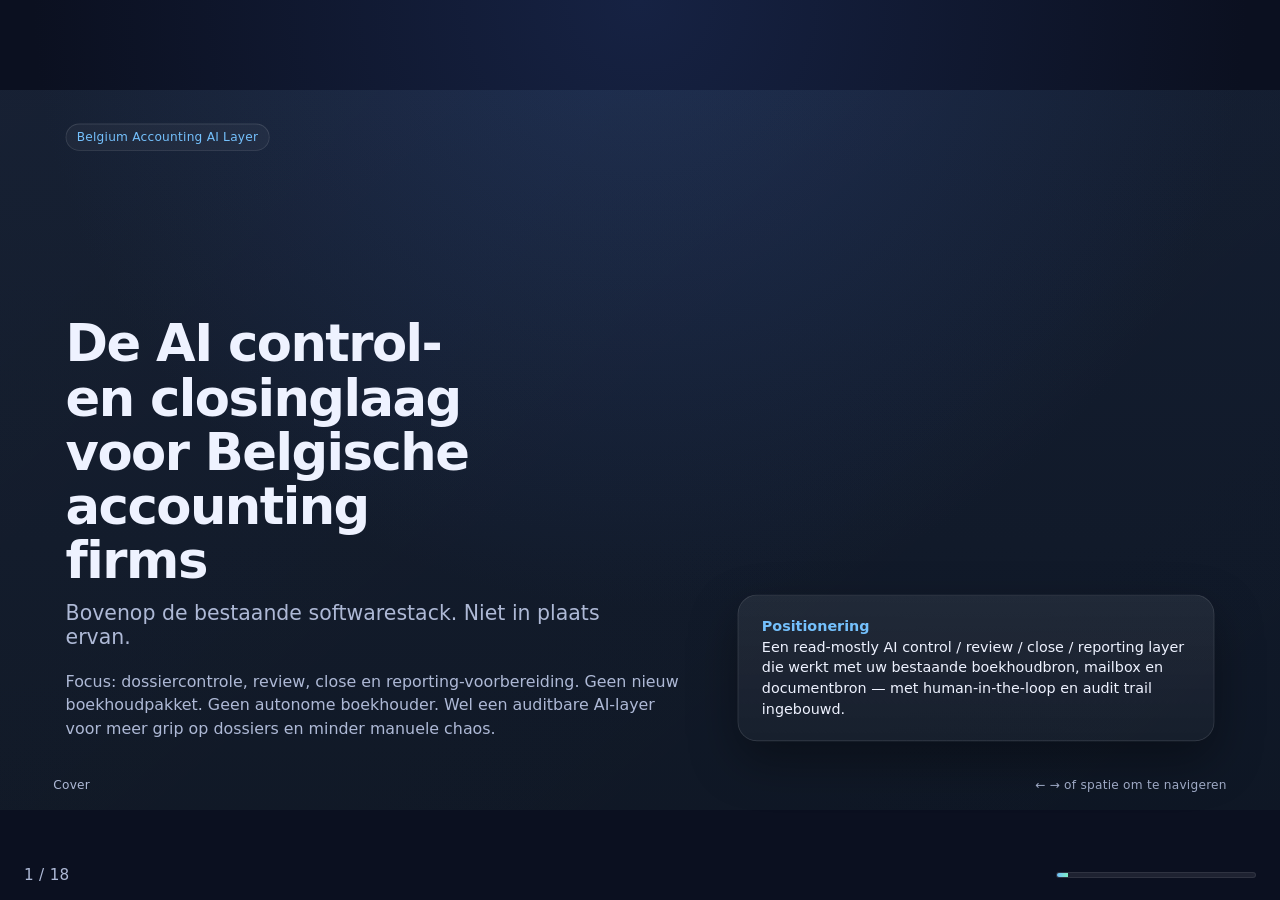
<file: deck/2026-06-07_belgium-accounting-ai-layer_pitch-deck.html>
<!DOCTYPE html>
<html lang="nl">
<head>
  <meta charset="UTF-8" />
  <meta name="viewport" content="width=device-width, initial-scale=1.0" />
  <title>Belgium Accounting AI Layer — Pitch Deck</title>
  <style>
    :root {
      --bg: #0b1020;
      --panel: #121a33;
      --panel-2: #17213f;
      --text: #eef2ff;
      --muted: #aeb9d6;
      --accent: #74c0fc;
      --accent-2: #7ef0c2;
      --line: rgba(255,255,255,0.12);
      --warn: #ffd166;
      --danger: #ff8c8c;
      --shadow: 0 24px 60px rgba(0,0,0,0.35);
    }
    * { box-sizing: border-box; }
    html, body {
      margin: 0;
      height: 100%;
      background: radial-gradient(circle at top, #162243 0%, var(--bg) 55%);
      color: var(--text);
      font-family: Inter, ui-sans-serif, system-ui, -apple-system, BlinkMacSystemFont, "Segoe UI", sans-serif;
      overflow: hidden;
    }
    body {
      display: grid;
      place-items: center;
    }
    .deck {
      height: 100vh;
      width: 100vw;
      position: relative;
      overflow: hidden;
    }
    .stage {
      width: 1600px;
      height: 900px;
      position: absolute;
      top: 0;
      left: 0;
      transform-origin: top left;
    }
    .slide {
      display: none;
      width: 1600px;
      height: 900px;
      padding: 42px 82px 86px;
      position: absolute;
      inset: 0;
      background:
        linear-gradient(140deg, rgba(255,255,255,0.02), rgba(255,255,255,0)),
        linear-gradient(180deg, rgba(116,192,252,0.07), rgba(126,240,194,0.03));
    }
    .slide.active { display: grid; }
    .slide.grid-hero { grid-template-rows: auto 1fr auto; }
    .slide.grid-standard { grid-template-rows: auto auto 1fr; gap: 1.8vh; }
    .eyebrow {
      display: inline-flex;
      align-items: center;
      gap: 0.6rem;
      padding: 0.45rem 0.8rem;
      border: 1px solid var(--line);
      border-radius: 999px;
      color: var(--accent);
      font-size: 0.95rem;
      letter-spacing: 0.02em;
      background: rgba(255,255,255,0.04);
      width: fit-content;
    }
    h1, h2 {
      margin: 0;
      line-height: 1.06;
      letter-spacing: -0.03em;
    }
    h1 { font-size: clamp(2.8rem, 5vw, 5.4rem); max-width: 12ch; }
    h2 { font-size: clamp(2rem, 3.5vw, 3.5rem); max-width: 14ch; }
    .subtitle {
      font-size: clamp(1.2rem, 2vw, 2rem);
      color: var(--muted);
      max-width: 42ch;
      margin-top: 1rem;
    }
    .lede {
      color: var(--muted);
      font-size: clamp(1rem, 1.55vw, 1.35rem);
      max-width: 62ch;
      line-height: 1.5;
      margin: 0;
    }
    .hero-grid {
      display: grid;
      grid-template-columns: 1.3fr 0.95fr;
      gap: 2vw;
      align-items: end;
    }
    .card, .quote, .metric, .cta-box {
      background: linear-gradient(180deg, rgba(255,255,255,0.07), rgba(255,255,255,0.03));
      border: 1px solid var(--line);
      border-radius: 24px;
      box-shadow: var(--shadow);
    }
    .card { padding: 1.4rem 1.5rem; }
    .quote { padding: 1.6rem 1.8rem; }
    .metric {
      padding: 1.25rem 1.3rem;
      min-height: 100%;
    }
    .metric strong {
      display: block;
      font-size: 1rem;
      color: var(--accent-2);
      margin-bottom: 0.5rem;
      letter-spacing: 0.02em;
      text-transform: uppercase;
    }
    .metric p, .quote p, .card p {
      margin: 0;
      color: var(--text);
      line-height: 1.45;
      font-size: clamp(1rem, 1.4vw, 1.22rem);
    }
    .metric-grid {
      display: grid;
      grid-template-columns: repeat(3, minmax(0, 1fr));
      gap: 1.2rem;
      align-items: stretch;
    }
    .two-col {
      display: grid;
      grid-template-columns: 1.05fr 0.95fr;
      gap: 1.5rem;
      align-items: start;
    }
    .three-col {
      display: grid;
      grid-template-columns: repeat(3, minmax(0, 1fr));
      gap: 1rem;
    }
    ul {
      margin: 0;
      padding-left: 1.25rem;
      display: grid;
      gap: 0.75rem;
      color: var(--text);
      font-size: clamp(1rem, 1.45vw, 1.28rem);
      line-height: 1.4;
    }
    li::marker { color: var(--accent); }
    .muted-list li::marker { color: var(--warn); }
    .small-note {
      color: var(--muted);
      font-size: 0.98rem;
      line-height: 1.45;
    }
    .workflow {
      display: grid;
      grid-template-columns: repeat(5, 1fr);
      gap: 0.9rem;
      align-items: stretch;
    }
    .step {
      position: relative;
      padding: 1.1rem 1rem;
      border-radius: 20px;
      border: 1px solid var(--line);
      background: rgba(255,255,255,0.05);
      min-height: 180px;
    }
    .step span {
      display: inline-block;
      color: var(--accent-2);
      font-weight: 700;
      margin-bottom: 0.7rem;
      text-transform: uppercase;
      letter-spacing: 0.04em;
      font-size: 0.9rem;
    }
    .step p {
      margin: 0;
      font-size: 1.05rem;
      color: var(--text);
      line-height: 1.45;
    }
    .pill-row {
      display: flex;
      flex-wrap: wrap;
      gap: 0.75rem;
    }
    .pill {
      border: 1px solid var(--line);
      padding: 0.8rem 1rem;
      border-radius: 999px;
      background: rgba(255,255,255,0.04);
      color: var(--text);
      font-size: 1rem;
    }
    .danger { color: var(--danger); }
    .warn { color: var(--warn); }
    .accent { color: var(--accent); }
    .footer {
      position: absolute;
      bottom: 2.4vh;
      left: 5.2vw;
      right: 5.2vw;
      display: flex;
      justify-content: space-between;
      align-items: center;
      color: var(--muted);
      font-size: 0.95rem;
      letter-spacing: 0.02em;
    }
    .progress {
      height: 6px;
      width: 200px;
      border-radius: 999px;
      background: rgba(255,255,255,0.08);
      overflow: hidden;
      border: 1px solid rgba(255,255,255,0.08);
    }
    .progress > div {
      height: 100%;
      width: 0%;
      background: linear-gradient(90deg, var(--accent), var(--accent-2));
      transition: width 180ms ease;
    }
    .nav-hint { opacity: 0.9; }
    .cta-box {
      padding: 1.6rem 1.8rem;
      display: grid;
      gap: 1rem;
    }
    .cta-box strong {
      font-size: 1.45rem;
      color: var(--accent-2);
    }
    .pricing {
      display: grid;
      grid-template-columns: repeat(3, minmax(0, 1fr));
      gap: 1rem;
    }
    .price-card {
      border-radius: 22px;
      border: 1px solid var(--line);
      background: rgba(255,255,255,0.05);
      padding: 1.2rem 1.2rem 1.35rem;
      min-height: 100%;
    }
    .price-card h3, .appendix h3 {
      margin: 0 0 0.8rem;
      font-size: 1.25rem;
      letter-spacing: -0.02em;
    }
    .price-card .price {
      font-size: 2rem;
      font-weight: 800;
      color: var(--accent);
      margin-bottom: 0.8rem;
    }
    .appendix {
      display: grid;
      grid-template-columns: 1fr 1fr;
      gap: 1rem;
    }
    .appendix .card { min-height: 230px; }
    @media (max-width: 1200px) {
      .hero-grid, .two-col, .three-col, .pricing, .appendix, .workflow, .metric-grid { grid-template-columns: 1fr; }
      .slide { overflow-y: auto; }
      html, body { overflow: auto; }
    }
  </style>
</head>
<body>
  <div class="deck" id="deck">
    <div class="stage" id="stage">
    <section class="slide grid-hero active">
      <div class="eyebrow">Belgium Accounting AI Layer</div>
      <div class="hero-grid">
        <div>
          <h1>De AI control- en closinglaag voor Belgische accounting firms</h1>
          <p class="subtitle">Bovenop de bestaande softwarestack. Niet in plaats ervan.</p>
          <p class="lede">Focus: dossiercontrole, review, close en reporting-voorbereiding. Geen nieuw boekhoudpakket. Geen autonome boekhouder. Wel een auditbare AI-layer voor meer grip op dossiers en minder manuele chaos.</p>
        </div>
        <div class="quote">
          <p><strong class="accent">Positionering</strong><br>Een read-mostly AI control / review / close / reporting layer die werkt met uw bestaande boekhoudbron, mailbox en documentbron — met human-in-the-loop en audit trail ingebouwd.</p>
        </div>
      </div>
      <div class="footer"><span>Cover</span><span class="nav-hint">← → of spatie om te navigeren</span></div>
    </section>

    <section class="slide grid-standard">
      <div class="eyebrow">Waarom dit nu relevant is</div>
      <h2>De tools zijn er al. De keten ertussen werkt nog niet goed genoeg.</h2>
      <div class="metric-grid">
        <div class="metric"><strong>Mailboxen</strong><p>Klantopvragingen, reminders en opvolging blijven versnipperd en tijdrovend.</p></div>
        <div class="metric"><strong>Reviewdruk</strong><p>Reviewers verliezen tijd met zoeken, interpreteren en escaleren in plaats van beslissen.</p></div>
        <div class="metric"><strong>Close stress</strong><p>Blockers en uitzonderingen worden vaak te laat zichtbaar terwijl capaciteitsdruk stijgt.</p></div>
      </div>
      <div class="footer"><span>2 / 18</span><span>AI is nu bruikbaar als control layer, niet alleen als losse chatbot.</span></div>
    </section>

    <section class="slide grid-standard">
      <div class="eyebrow">Het echte probleem</div>
      <h2>De bottleneck zit vaak niet in het boekhoudpakket, maar tussen documenten, mailbox, review en close.</h2>
      <div class="two-col">
        <div class="card">
          <ul>
            <li>Onvolledige dossiers blokkeren review en close.</li>
            <li>Klantopvragingen blijven repetitief en versnipperd.</li>
            <li>Reviewers spenderen te veel tijd aan context verzamelen.</li>
            <li>Partners zien risico’s en blockers te laat.</li>
            <li>Reporting commentary komt te laat of te manueel tot stand.</li>
          </ul>
        </div>
        <div class="quote">
          <p><strong class="warn">Gevolg</strong><br>Meer last-minute werk, minder voorspelbaarheid, moeilijkere planning en te veel operationele ruis tussen systemen die elk op zich “werken”.</p>
        </div>
      </div>
      <div class="footer"><span>3 / 18</span><span>We verkopen geen hype, maar een oplossing voor concrete workflow-frictie.</span></div>
    </section>

    <section class="slide grid-standard">
      <div class="eyebrow">Wat wij expliciet niet doen</div>
      <h2>Veilige scope = lagere weerstand</h2>
      <div class="three-col">
        <div class="card"><ul class="muted-list"><li>Geen nieuw boekhoudpakket</li><li>Geen volledige stackvervanging</li></ul></div>
        <div class="card"><ul class="muted-list"><li>Geen autonome boekhouding</li><li>Geen fiscale filing automation in v1</li></ul></div>
        <div class="card"><ul class="muted-list"><li>Geen black-box AI</li><li>Geen materiële acties zonder approval flow</li></ul></div>
      </div>
      <div class="footer"><span>4 / 18</span><span>Deze propositie is een control layer, niet een core replacement.</span></div>
    </section>

    <section class="slide grid-standard">
      <div class="eyebrow">Onze positionering</div>
      <h2>Eén AI-laag bovenop bestaande tools, ontworpen voor controle en uitvoerbaarheid.</h2>
      <div class="two-col">
        <div class="card">
          <ul>
            <li><strong>Read-mostly architectuur</strong> voor snelle waarde met lager implementatierisico.</li>
            <li><strong>Human-in-the-loop</strong> voor vertrouwen, compliance en governance.</li>
            <li><strong>Exception-driven workflows</strong> in plaats van generieke chat.</li>
            <li><strong>Audit trail en bronverwijzingen</strong> per AI-output en beslissing.</li>
          </ul>
        </div>
        <div class="card">
          <p><strong class="accent">Wedge</strong></p>
          <p>Niet proberen “alles te doen”, maar beginnen waar de operationele druk het hoogst zit: dossiercompleetheid, review, close-status en reporting-voorbereiding.</p>
        </div>
      </div>
      <div class="footer"><span>5 / 18</span><span>Snelle adoptie zonder dure core migratie.</span></div>
    </section>

    <section class="slide grid-standard">
      <div class="eyebrow">Het product in één zin</div>
      <h2>AI dossierreview en close cockpit voor Belgische accounting firms.</h2>
      <div class="pill-row">
        <div class="pill">Detecteert ontbrekende stukken</div>
        <div class="pill">Signaleert uitzonderingen</div>
        <div class="pill">Structureert klantopvragingen</div>
        <div class="pill">Versnelt reviewer-beslissingen</div>
        <div class="pill">Geeft partners vroeger zicht op blockers</div>
      </div>
      <div class="quote">
        <p>De AI-laag helpt teams sneller van ruwe input naar een gecontroleerde review- en closingsituatie te gaan — zonder te doen alsof AI de eindverantwoordelijkheid overneemt.</p>
      </div>
      <div class="footer"><span>6 / 18</span><span>Heldere propositie, geen platform-jargon.</span></div>
    </section>

    <section class="slide grid-standard">
      <div class="eyebrow">Hoe de oplossing werkt</div>
      <h2>Van inputbronnen naar reviewer workbench en close cockpit.</h2>
      <div class="workflow">
        <div class="step"><span>1. Lezen</span><p>Leest data uit boekhoudbron, gedeelde mailbox en documentbron.</p></div>
        <div class="step"><span>2. Structureren</span><p>Maakt dossiercontext, requests, findings en statusinformatie bruikbaar.</p></div>
        <div class="step"><span>3. Signaleren</span><p>Detecteert ontbrekende stukken, afwijkingen en blockers.</p></div>
        <div class="step"><span>4. Assisteren</span><p>Genereert concepten en summaries met bronverwijzingen.</p></div>
        <div class="step"><span>5. Beslissen</span><p>Toont alles in reviewer workbench en close cockpit met menselijke goedkeuring.</p></div>
      </div>
      <div class="footer"><span>7 / 18</span><span>Workflow-first, niet demo-first.</span></div>
    </section>

    <section class="slide grid-standard">
      <div class="eyebrow">Kern use cases in v1</div>
      <h2>Eerste scope die concreet genoeg is om te verkopen en klein genoeg om te implementeren.</h2>
      <div class="three-col">
        <div class="card"><ul><li>Dossiercompleetheid</li><li>Ontbrekende-stukken detectie</li></ul></div>
        <div class="card"><ul><li>Klantopvragingen</li><li>Follow-up orchestration</li></ul></div>
        <div class="card"><ul><li>Review findings</li><li>Close cockpit</li><li>Reviewer summary</li></ul></div>
      </div>
      <div class="footer"><span>8 / 18</span><span>Geen brede chatbot, wel operationele wedge.</span></div>
    </section>

    <section class="slide grid-standard">
      <div class="eyebrow">Waarom dit beter is dan nog een tool</div>
      <h2>De waarde zit in orkestratie en controle, niet in nóg een los scherm.</h2>
      <div class="two-col">
        <div class="card">
          <ul>
            <li>Sluit aan op de bestaande stack in plaats van migratie te forceren.</li>
            <li>Combineert document, e-mail, control en close in één laag.</li>
            <li>Bouwt auditbaarheid en approval flows mee in.</li>
          </ul>
        </div>
        <div class="card">
          <ul>
            <li>Richt zich op echte bottlenecks in plaats van generieke AI-features.</li>
            <li>Waarde is binnen een afgebakende pilot meetbaar.</li>
            <li>Laat teams AI gecontroleerd adopteren zonder black-box gedrag.</li>
          </ul>
        </div>
      </div>
      <div class="footer"><span>9 / 18</span><span>Dit is een bovenliggende orchestration layer.</span></div>
    </section>

    <section class="slide grid-standard">
      <div class="eyebrow">Ideale design partner</div>
      <h2>De beste fit herkent zichzelf snel.</h2>
      <div class="metric-grid">
        <div class="metric"><strong>Profiel</strong><p>Belgisch kantoor met ongeveer 10–80 medewerkers en veel terugkerende kmo-dossiers.</p></div>
        <div class="metric"><strong>Huidige realiteit</strong><p>Duidelijke reviewflow, maar gefragmenteerde tooling en te veel manuele opvolging.</p></div>
        <div class="metric"><strong>Bereidheid</strong><p>Wil geen core replacement, maar kan wel 30–50 dossiers afbakenen voor een pilot.</p></div>
      </div>
      <div class="footer"><span>10 / 18</span><span>ICP = operationele pijn + bereidheid tot afgebakende pilot.</span></div>
    </section>

    <section class="slide grid-standard">
      <div class="eyebrow">Pilot scope</div>
      <h2>Klein genoeg om beheersbaar te zijn. Groot genoeg om echte waarde te bewijzen.</h2>
      <div class="pricing">
        <div class="price-card"><h3>Scope</h3><ul><li>1 kantoor</li><li>1 team</li><li>30–50 dossiers</li></ul></div>
        <div class="price-card"><h3>Bronnen</h3><ul><li>1 boekhoudbron</li><li>1 gedeelde mailbox</li><li>1 documentbron</li></ul></div>
        <div class="price-card"><h3>Cadans</h3><ul><li>8–12 weken</li><li>Baseline</li><li>Wekelijkse evaluatie</li></ul></div>
      </div>
      <div class="footer"><span>11 / 18</span><span>Scope discipline voorkomt innovatie-theater en scope creep.</span></div>
    </section>

    <section class="slide grid-standard">
      <div class="eyebrow">Wat de pilot oplevert</div>
      <h2>Geen verhaal over “AI”, maar een beslisbasis voor operationele uitrol.</h2>
      <div class="two-col">
        <div class="card">
          <ul>
            <li>Sneller zicht op ontbrekende stukken</li>
            <li>Minder manuele follow-up</li>
            <li>Kortere reviewloops</li>
          </ul>
        </div>
        <div class="card">
          <ul>
            <li>Vroeger zicht op close blockers</li>
            <li>Consistentere voorbereiding voor reviewer en partner</li>
            <li>Duidelijke go / no-go / expand beslissing</li>
          </ul>
        </div>
      </div>
      <div class="footer"><span>12 / 18</span><span>De pilot moet bewijs leveren, geen innovatieverhaal.</span></div>
    </section>

    <section class="slide grid-standard">
      <div class="eyebrow">Succescriteria en KPI’s</div>
      <h2>Meetbaar vanaf dag één.</h2>
      <div class="three-col">
        <div class="card"><ul><li>Reviewtijd per dossier</li><li>% dossiers volledig vóór deadline</li></ul></div>
        <div class="card"><ul><li>Tijd tot ontbrekende stukken worden aangeleverd</li><li>Aantal open exceptions per close</li></ul></div>
        <div class="card"><ul><li>Bruikbaarheid van AI-output</li><li>False-positive niveau en confidence handling</li></ul></div>
      </div>
      <div class="footer"><span>13 / 18</span><span>Baseline + wekelijkse review + eindbesluit.</span></div>
    </section>

    <section class="slide grid-standard">
      <div class="eyebrow">Governance en vertrouwen</div>
      <h2>AI moet auditbaar zijn om bruikbaar te zijn in accountancy.</h2>
      <div class="two-col">
        <div class="card">
          <ul>
            <li>Human-in-the-loop blijft standaard.</li>
            <li>Bronverwijzingen en explainability per output.</li>
            <li>Audit trail per AI-output en beslissing.</li>
          </ul>
        </div>
        <div class="card">
          <ul>
            <li>Approval gates voor externe communicatie en materiële acties.</li>
            <li>Read-mostly start houdt operationeel risico laag.</li>
            <li>AI is beslissingsondersteunend, geen professionele vervanging.</li>
          </ul>
        </div>
      </div>
      <div class="footer"><span>14 / 18</span><span>Veilige adoptie is een onderdeel van de propositie, niet een voetnoot.</span></div>
    </section>

    <section class="slide grid-standard">
      <div class="eyebrow">Verwachte bezwaren</div>
      <h2>De meest waarschijnlijke weerstand is legitiem — en adresseerbaar.</h2>
      <div class="three-col">
        <div class="card"><p><strong class="warn">“Wij willen geen implementatieproject.”</strong><br>Daarom is de pilotscope bewust klein en afgebakend.</p></div>
        <div class="card"><p><strong class="warn">“AI is te onbetrouwbaar.”</strong><br>Daarom werken we met confidence handling, bronverwijzingen en menselijke review.</p></div>
        <div class="card"><p><strong class="warn">“Onze stack is al complex.”</strong><br>Net daarom is een bovenliggende orchestration layer logischer dan nóg een core project.</p></div>
      </div>
      <div class="footer"><span>15 / 18</span><span>Bewijs, governance en scope discipline moeten de weerstand verlagen.</span></div>
    </section>

    <section class="slide grid-standard">
      <div class="eyebrow">Commerciële structuur</div>
      <h2>Serieuze pilot. Beheersbaar commitment.</h2>
      <div class="pricing">
        <div class="price-card">
          <h3>Setup</h3>
          <div class="price">€15.000</div>
          <p class="small-note">Onboarding, bronmapping, pilotscope, workflowconfiguratie, baseline en governance.</p>
        </div>
        <div class="price-card">
          <h3>Maandfee</h3>
          <div class="price">€5.500 / maand</div>
          <p class="small-note">Platformtoegang, verwerking, wekelijkse pilot review, tuning binnen scope en operationele support.</p>
        </div>
        <div class="price-card">
          <h3>Minimum</h3>
          <div class="price">3 maanden</div>
          <p class="small-note">Typische pilotwaarde: €31.500 voor 30–50 dossiers, 1 team, 1 boekhoudbron, 1 mailbox en 1 documentbron.</p>
        </div>
      </div>
      <div class="footer"><span>16 / 18</span><span>Niet geprijsd als goedkoop seat-tool, niet geprijsd als ERP-transformatie.</span></div>
    </section>

    <section class="slide grid-standard">
      <div class="eyebrow">Waarom nu met ons praten</div>
      <h2>Wie vroeg instapt, beïnvloedt de productrichting én test gecontroleerd.</h2>
      <div class="two-col">
        <div class="card">
          <ul>
            <li>Vroege design partners helpen workflow- en productkeuzes mee sturen.</li>
            <li>Gecontroleerde AI-adoptie zonder core replacement.</li>
            <li>Focus op Belgische kantoorrealiteit in plaats van generieke internationale softwareverhalen.</li>
          </ul>
        </div>
        <div class="cta-box">
          <strong>Volgende stap</strong>
          <p style="margin:0; line-height:1.5; color:var(--text);">Plan een 45-minuten pilot fit gesprek. Breng uw huidige review-, close- en dossierflow mee. Wij toetsen fit, scope en KPI-kader en bezorgen nadien een concreet pilotvoorstel.</p>
        </div>
      </div>
      <div class="footer"><span>17 / 18</span><span>CTA = pilot fit gesprek, niet vrijblijvende demo.</span></div>
    </section>

    <section class="slide grid-standard">
      <div class="eyebrow">Appendix</div>
      <h2>Snelle extra slides voor vervolggesprekken</h2>
      <div class="appendix">
        <div class="card appendix">
          <div>
            <h3>Voorbeeld pilotflow</h3>
            <ul>
              <li>Document komt binnen</li>
              <li>AI classificeert</li>
              <li>Dossier toont ontbrekend stuk</li>
              <li>Concept klantmail wordt voorbereid</li>
              <li>Finding verschijnt in review</li>
              <li>Close cockpit kleurt dossierstatus</li>
            </ul>
          </div>
        </div>
        <div class="card appendix">
          <div>
            <h3>Appendix topics</h3>
            <ul>
              <li>In scope versus out of scope</li>
              <li>KPI-baseline template</li>
              <li>Integratie-aanpak op hoofdlijnen</li>
              <li>Procurement / IT one-slide summary</li>
            </ul>
          </div>
        </div>
      </div>
      <div class="footer"><span>18 / 18</span><span id="slide-count-bottom">Gebruik pijltjes of spatie om door de deck te gaan.</span></div>
    </section>
    </div>

    <div class="footer" style="pointer-events:none; bottom:16px; left:24px; right:24px; position:fixed;">
      <div id="counter">1 / 18</div>
      <div class="progress"><div id="progress-bar"></div></div>
    </div>
  </div>

  <script>
    const stage = document.getElementById('stage');
    const slides = Array.from(document.querySelectorAll('.slide'));
    const counter = document.getElementById('counter');
    const progressBar = document.getElementById('progress-bar');
    let index = 0;

    function fitStage() {
      const scale = Math.min(window.innerWidth / 1600, window.innerHeight / 900);
      const x = (window.innerWidth - 1600 * scale) / 2;
      const y = (window.innerHeight - 900 * scale) / 2;
      stage.style.transform = `translate(${x}px, ${y}px) scale(${scale})`;
    }

    function renderSlide(next) {
      index = (next + slides.length) % slides.length;
      slides.forEach((slide, i) => slide.classList.toggle('active', i === index));
      counter.textContent = `${index + 1} / ${slides.length}`;
      progressBar.style.width = `${((index + 1) / slides.length) * 100}%`;
      document.title = `(${index + 1}/${slides.length}) Belgium Accounting AI Layer — Pitch Deck`;
    }

    function nextSlide() { renderSlide(index + 1); }
    function prevSlide() { renderSlide(index - 1); }

    document.addEventListener('keydown', (event) => {
      if (["ArrowRight", "PageDown", " ", "Spacebar", "Enter"].includes(event.key)) {
        event.preventDefault();
        nextSlide();
      }
      if (["ArrowLeft", "PageUp", "Backspace"].includes(event.key)) {
        event.preventDefault();
        prevSlide();
      }
      if (event.key.toLowerCase() === 'home') {
        event.preventDefault();
        renderSlide(0);
      }
      if (event.key.toLowerCase() === 'end') {
        event.preventDefault();
        renderSlide(slides.length - 1);
      }
    });

    document.addEventListener('click', (event) => {
      const halfway = window.innerWidth / 2;
      if (event.clientX >= halfway) nextSlide();
      else prevSlide();
    });

    window.addEventListener('resize', fitStage);
    fitStage();
    renderSlide(0);
  </script>
</body>
</html>
</file>
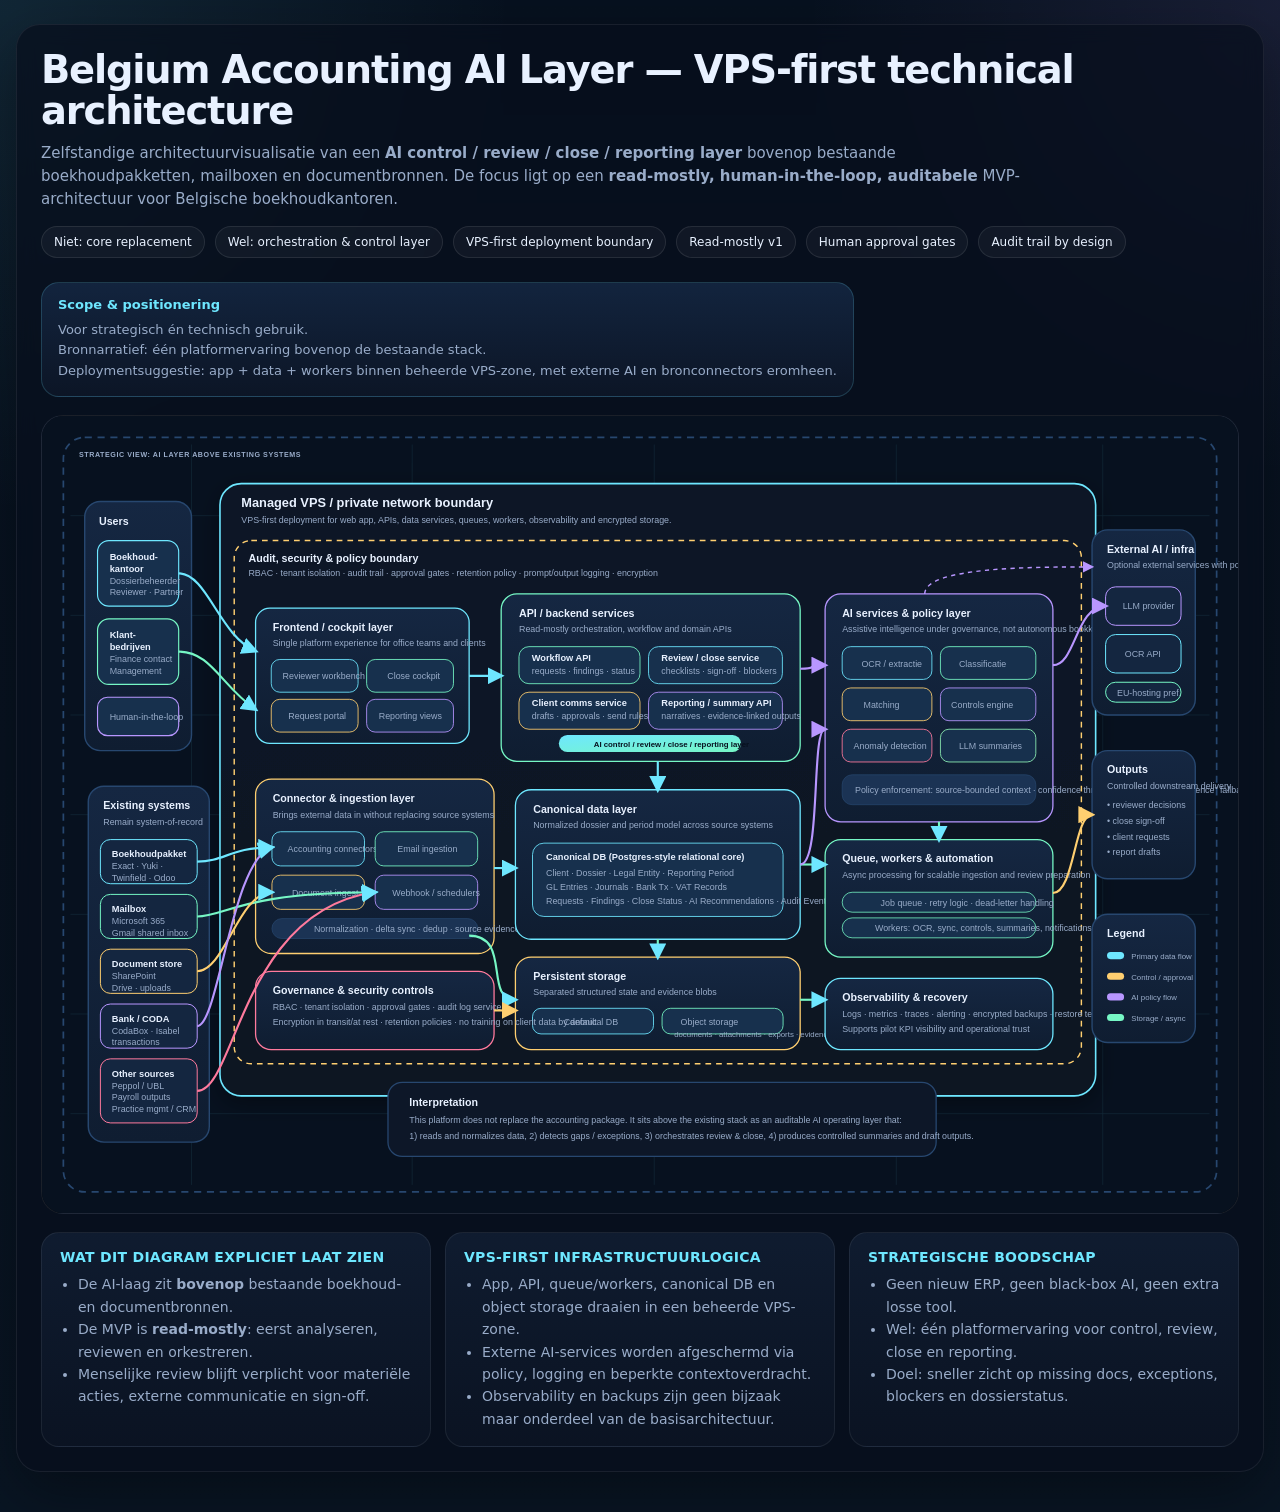
<file: docs/2026-06-07_technical-architecture-diagram_v1.html>
<!DOCTYPE html>
<html lang="nl">
<head>
  <meta charset="UTF-8" />
  <meta name="viewport" content="width=device-width, initial-scale=1.0" />
  <title>Belgium Accounting AI Layer — Technical Architecture Diagram v1</title>
  <style>
    :root {
      --bg: #07111f;
      --panel: #0d1728;
      --panel-2: #101d31;
      --card: #13233b;
      --card-2: #152742;
      --line: #27476f;
      --text: #e8f1ff;
      --muted: #99acc9;
      --accent: #6ee7ff;
      --accent-2: #76f7c5;
      --accent-3: #b896ff;
      --accent-4: #ffcf70;
      --danger: #ff7a9d;
      --ok: #8ef0b6;
      --shadow: 0 20px 60px rgba(0,0,0,.35);
    }

    * { box-sizing: border-box; }
    body {
      margin: 0;
      font-family: Inter, ui-sans-serif, system-ui, -apple-system, BlinkMacSystemFont, "Segoe UI", sans-serif;
      background:
        radial-gradient(circle at top left, rgba(110,231,255,.10), transparent 26%),
        radial-gradient(circle at top right, rgba(184,150,255,.10), transparent 24%),
        linear-gradient(180deg, #07111f 0%, #091523 100%);
      color: var(--text);
    }

    .wrap {
      width: min(1680px, calc(100vw - 32px));
      margin: 24px auto 40px;
      padding: 24px;
      background: rgba(8, 15, 28, .72);
      border: 1px solid rgba(255,255,255,.07);
      border-radius: 24px;
      box-shadow: var(--shadow);
      backdrop-filter: blur(10px);
    }

    .header {
      display: flex;
      justify-content: space-between;
      gap: 24px;
      align-items: flex-start;
      margin-bottom: 18px;
      flex-wrap: wrap;
    }

    .title h1 {
      margin: 0 0 10px;
      font-size: clamp(28px, 3vw, 44px);
      line-height: 1.08;
      letter-spacing: -.03em;
    }

    .title p {
      margin: 0;
      max-width: 980px;
      color: var(--muted);
      font-size: 15px;
      line-height: 1.55;
    }

    .badges {
      display: flex;
      flex-wrap: wrap;
      gap: 10px;
      margin-top: 14px;
    }

    .badge {
      padding: 8px 12px;
      border-radius: 999px;
      border: 1px solid rgba(255,255,255,.09);
      background: rgba(255,255,255,.04);
      font-size: 12px;
      color: var(--text);
      white-space: nowrap;
    }

    .meta {
      min-width: 280px;
      padding: 14px 16px;
      border-radius: 18px;
      background: linear-gradient(180deg, rgba(20,39,66,.92), rgba(13,23,40,.92));
      border: 1px solid rgba(110,231,255,.18);
    }

    .meta strong { display: block; margin-bottom: 8px; font-size: 13px; color: var(--accent); }
    .meta div { color: var(--muted); font-size: 13px; line-height: 1.6; }

    .diagram-shell {
      margin-top: 18px;
      border-radius: 22px;
      overflow: hidden;
      border: 1px solid rgba(255,255,255,.08);
      background: linear-gradient(180deg, rgba(13,23,40,.94), rgba(8,13,23,.98));
    }

    svg {
      display: block;
      width: 100%;
      height: auto;
      background:
        linear-gradient(180deg, rgba(10,18,31,.96), rgba(7,13,23,1));
    }

    .notes {
      margin-top: 18px;
      display: grid;
      grid-template-columns: repeat(3, minmax(0, 1fr));
      gap: 14px;
    }

    .note {
      padding: 16px 18px;
      border-radius: 18px;
      background: linear-gradient(180deg, rgba(16,29,49,.95), rgba(11,20,35,.95));
      border: 1px solid rgba(255,255,255,.07);
    }

    .note h3 {
      margin: 0 0 8px;
      font-size: 14px;
      color: var(--accent);
      letter-spacing: .02em;
      text-transform: uppercase;
    }

    .note p, .note li {
      color: var(--muted);
      font-size: 14px;
      line-height: 1.6;
    }

    .note ul { margin: 8px 0 0 18px; padding: 0; }

    @media (max-width: 1100px) {
      .notes { grid-template-columns: 1fr; }
      .wrap { width: min(100vw - 16px, 1680px); padding: 16px; margin: 12px auto 24px; }
    }
  </style>
</head>
<body>
  <div class="wrap">
    <div class="header">
      <div class="title">
        <h1>Belgium Accounting AI Layer — VPS-first technical architecture</h1>
        <p>
          Zelfstandige architectuurvisualisatie van een <strong>AI control / review / close / reporting layer</strong>
          bovenop bestaande boekhoudpakketten, mailboxen en documentbronnen. De focus ligt op een
          <strong>read-mostly, human-in-the-loop, auditabele</strong> MVP-architectuur voor Belgische boekhoudkantoren.
        </p>
        <div class="badges">
          <span class="badge">Niet: core replacement</span>
          <span class="badge">Wel: orchestration & control layer</span>
          <span class="badge">VPS-first deployment boundary</span>
          <span class="badge">Read-mostly v1</span>
          <span class="badge">Human approval gates</span>
          <span class="badge">Audit trail by design</span>
        </div>
      </div>
      <div class="meta">
        <strong>Scope & positionering</strong>
        <div>Voor strategisch én technisch gebruik.</div>
        <div>Bronnarratief: één platformervaring bovenop de bestaande stack.</div>
        <div>Deploymentsuggestie: app + data + workers binnen beheerde VPS-zone, met externe AI en bronconnectors eromheen.</div>
      </div>
    </div>

    <div class="diagram-shell">
      <svg viewBox="0 0 1680 1120" role="img" aria-labelledby="title desc">
        <title id="title">Belgium Accounting AI Layer technical architecture diagram</title>
        <desc id="desc">Diagram van gebruikers, cockpits, backend services, connectorlaag, canonical data layer, AI services, governance, VPS-boundary, security, backups en observability.</desc>

        <defs>
          <linearGradient id="panelGrad" x1="0" x2="0" y1="0" y2="1">
            <stop offset="0%" stop-color="#152742" />
            <stop offset="100%" stop-color="#0f1d31" />
          </linearGradient>
          <linearGradient id="vpsGrad" x1="0" x2="0" y1="0" y2="1">
            <stop offset="0%" stop-color="#0d1728" />
            <stop offset="100%" stop-color="#091321" />
          </linearGradient>
          <linearGradient id="accentGrad" x1="0" x2="1" y1="0" y2="1">
            <stop offset="0%" stop-color="#6ee7ff" />
            <stop offset="100%" stop-color="#76f7c5" />
          </linearGradient>
          <filter id="shadow" x="-30%" y="-30%" width="160%" height="160%">
            <feDropShadow dx="0" dy="10" stdDeviation="16" flood-color="#000000" flood-opacity="0.35" />
          </filter>
          <marker id="arrowA" viewBox="0 0 10 10" refX="8" refY="5" markerWidth="8" markerHeight="8" orient="auto-start-reverse">
            <path d="M 0 0 L 10 5 L 0 10 z" fill="#6ee7ff"></path>
          </marker>
          <marker id="arrowB" viewBox="0 0 10 10" refX="8" refY="5" markerWidth="8" markerHeight="8" orient="auto-start-reverse">
            <path d="M 0 0 L 10 5 L 0 10 z" fill="#ffcf70"></path>
          </marker>
          <marker id="arrowC" viewBox="0 0 10 10" refX="8" refY="5" markerWidth="8" markerHeight="8" orient="auto-start-reverse">
            <path d="M 0 0 L 10 5 L 0 10 z" fill="#b896ff"></path>
          </marker>
          <style>
            .zone { fill: none; stroke-width: 2; rx: 26; }
            .title-lg { font: 700 18px Inter, sans-serif; fill: #e8f1ff; }
            .title-md { font: 700 15px Inter, sans-serif; fill: #e8f1ff; }
            .title-sm { font: 700 13px Inter, sans-serif; fill: #e8f1ff; }
            .body { font: 500 12.5px Inter, sans-serif; fill: #99acc9; }
            .small { font: 500 11px Inter, sans-serif; fill: #99acc9; }
            .micro { font: 600 10px Inter, sans-serif; fill: #99acc9; letter-spacing: .08em; text-transform: uppercase; }
            .chip { font: 700 11px Inter, sans-serif; fill: #07111f; }
            .label { font: 700 12px Inter, sans-serif; fill: #07111f; }
            .light { fill: #e8f1ff; }
          </style>
        </defs>

        <rect x="0" y="0" width="1680" height="1120" fill="#07111f" />
        <g opacity="0.10">
          <path d="M40 140 H1640" stroke="#6ee7ff" stroke-width="1" />
          <path d="M40 280 H1640" stroke="#6ee7ff" stroke-width="1" />
          <path d="M40 420 H1640" stroke="#6ee7ff" stroke-width="1" />
          <path d="M40 560 H1640" stroke="#6ee7ff" stroke-width="1" />
          <path d="M40 700 H1640" stroke="#6ee7ff" stroke-width="1" />
          <path d="M40 840 H1640" stroke="#6ee7ff" stroke-width="1" />
          <path d="M40 980 H1640" stroke="#6ee7ff" stroke-width="1" />
          <path d="M210 40 V1080" stroke="#6ee7ff" stroke-width="1" />
          <path d="M520 40 V1080" stroke="#6ee7ff" stroke-width="1" />
          <path d="M860 40 V1080" stroke="#6ee7ff" stroke-width="1" />
          <path d="M1200 40 V1080" stroke="#6ee7ff" stroke-width="1" />
          <path d="M1490 40 V1080" stroke="#6ee7ff" stroke-width="1" />
        </g>

        <rect x="30" y="30" width="1620" height="1060" rx="30" fill="none" stroke="#27476f" stroke-width="2.4" stroke-dasharray="10 8" />
        <text x="52" y="58" class="micro" fill="#6ee7ff">Strategic view: AI layer above existing systems</text>

        <rect x="250" y="95" width="1230" height="860" rx="30" fill="url(#vpsGrad)" stroke="#6ee7ff" stroke-width="2.2" filter="url(#shadow)" />
        <text x="280" y="128" class="title-lg" fill="#6ee7ff">Managed VPS / private network boundary</text>
        <text x="280" y="150" class="body">VPS-first deployment for web app, APIs, data services, queues, workers, observability and encrypted storage.</text>

        <rect x="270" y="175" width="1190" height="735" rx="24" fill="none" stroke="#ffcf70" stroke-width="2" stroke-dasharray="8 7" />
        <text x="290" y="205" class="title-md" fill="#ffcf70">Audit, security & policy boundary</text>
        <text x="290" y="225" class="body">RBAC · tenant isolation · audit trail · approval gates · retention policy · prompt/output logging · encryption</text>

        <rect x="60" y="120" width="150" height="350" rx="22" fill="url(#panelGrad)" stroke="#27476f" stroke-width="2" />
        <text x="80" y="153" class="title-md">Users</text>

        <rect x="78" y="175" width="114" height="92" rx="16" fill="#17304d" stroke="#6ee7ff" stroke-width="1.6" />
        <text x="95" y="202" class="title-sm">Boekhoud-</text>
        <text x="95" y="219" class="title-sm">kantoor</text>
        <text x="95" y="236" class="body">Dossierbeheerder</text>
        <text x="95" y="252" class="body">Reviewer · Partner</text>

        <rect x="78" y="285" width="114" height="92" rx="16" fill="#17304d" stroke="#76f7c5" stroke-width="1.6" />
        <text x="95" y="312" class="title-sm">Klant-</text>
        <text x="95" y="329" class="title-sm">bedrijven</text>
        <text x="95" y="346" class="body">Finance contact</text>
        <text x="95" y="362" class="body">Management</text>

        <rect x="78" y="395" width="114" height="54" rx="14" fill="#17304d" stroke="#b896ff" stroke-width="1.6" />
        <text x="95" y="427" class="body">Human-in-the-loop</text>

        <rect x="65" y="520" width="170" height="500" rx="22" fill="url(#panelGrad)" stroke="#27476f" stroke-width="2" />
        <text x="86" y="552" class="title-md">Existing systems</text>
        <text x="86" y="574" class="body">Remain system-of-record</text>

        <g>
          <rect x="82" y="595" width="136" height="62" rx="14" fill="#142640" stroke="#6ee7ff" stroke-width="1.4" />
          <text x="98" y="620" class="title-sm">Boekhoudpakket</text>
          <text x="98" y="637" class="body">Exact · Yuki ·</text>
          <text x="98" y="653" class="body">Twinfield · Odoo</text>

          <rect x="82" y="672" width="136" height="62" rx="14" fill="#142640" stroke="#76f7c5" stroke-width="1.4" />
          <text x="98" y="697" class="title-sm">Mailbox</text>
          <text x="98" y="714" class="body">Microsoft 365</text>
          <text x="98" y="730" class="body">Gmail shared inbox</text>

          <rect x="82" y="749" width="136" height="62" rx="14" fill="#142640" stroke="#ffcf70" stroke-width="1.4" />
          <text x="98" y="774" class="title-sm">Document store</text>
          <text x="98" y="791" class="body">SharePoint</text>
          <text x="98" y="807" class="body">Drive · uploads</text>

          <rect x="82" y="826" width="136" height="62" rx="14" fill="#142640" stroke="#b896ff" stroke-width="1.4" />
          <text x="98" y="851" class="title-sm">Bank / CODA</text>
          <text x="98" y="868" class="body">CodaBox · Isabel</text>
          <text x="98" y="884" class="body">transactions</text>

          <rect x="82" y="903" width="136" height="90" rx="14" fill="#142640" stroke="#ff7a9d" stroke-width="1.4" />
          <text x="98" y="928" class="title-sm">Other sources</text>
          <text x="98" y="945" class="body">Peppol / UBL</text>
          <text x="98" y="961" class="body">Payroll outputs</text>
          <text x="98" y="977" class="body">Practice mgmt / CRM</text>
        </g>

        <rect x="300" y="270" width="300" height="190" rx="20" fill="url(#panelGrad)" stroke="#6ee7ff" stroke-width="1.8" />
        <text x="324" y="302" class="title-md">Frontend / cockpit layer</text>
        <text x="324" y="323" class="body">Single platform experience for office teams and clients</text>

        <rect x="322" y="342" width="122" height="46" rx="12" fill="#17304d" stroke="#6ee7ff" stroke-width="1.2" />
        <text x="338" y="370" class="body">Reviewer workbench</text>

        <rect x="456" y="342" width="122" height="46" rx="12" fill="#17304d" stroke="#76f7c5" stroke-width="1.2" />
        <text x="485" y="370" class="body">Close cockpit</text>

        <rect x="322" y="398" width="122" height="46" rx="12" fill="#17304d" stroke="#ffcf70" stroke-width="1.2" />
        <text x="346" y="426" class="body">Request portal</text>

        <rect x="456" y="398" width="122" height="46" rx="12" fill="#17304d" stroke="#b896ff" stroke-width="1.2" />
        <text x="473" y="426" class="body">Reporting views</text>

        <rect x="645" y="250" width="420" height="235" rx="22" fill="url(#panelGrad)" stroke="#76f7c5" stroke-width="1.8" />
        <text x="670" y="282" class="title-md">API / backend services</text>
        <text x="670" y="304" class="body">Read-mostly orchestration, workflow and domain APIs</text>

        <g>
          <rect x="670" y="324" width="170" height="52" rx="14" fill="#17304d" stroke="#76f7c5" stroke-width="1.2" />
          <text x="688" y="344" class="title-sm">Workflow API</text>
          <text x="688" y="362" class="body">requests · findings · status</text>

          <rect x="852" y="324" width="188" height="52" rx="14" fill="#17304d" stroke="#6ee7ff" stroke-width="1.2" />
          <text x="870" y="344" class="title-sm">Review / close service</text>
          <text x="870" y="362" class="body">checklists · sign-off · blockers</text>

          <rect x="670" y="388" width="170" height="52" rx="14" fill="#17304d" stroke="#ffcf70" stroke-width="1.2" />
          <text x="688" y="408" class="title-sm">Client comms service</text>
          <text x="688" y="426" class="body">drafts · approvals · send rules</text>

          <rect x="852" y="388" width="188" height="52" rx="14" fill="#17304d" stroke="#b896ff" stroke-width="1.2" />
          <text x="870" y="408" class="title-sm">Reporting / summary API</text>
          <text x="870" y="426" class="body">narratives · evidence-linked outputs</text>

          <rect x="726" y="448" width="256" height="24" rx="12" fill="url(#accentGrad)" />
          <text x="775" y="465" class="chip">AI control / review / close / reporting layer</text>
        </g>

        <rect x="300" y="510" width="335" height="245" rx="22" fill="url(#panelGrad)" stroke="#ffcf70" stroke-width="1.8" />
        <text x="324" y="542" class="title-md">Connector & ingestion layer</text>
        <text x="324" y="564" class="body">Brings external data in without replacing source systems</text>

        <g>
          <rect x="323" y="584" width="130" height="48" rx="12" fill="#17304d" stroke="#6ee7ff" stroke-width="1.2" />
          <text x="345" y="613" class="body">Accounting connectors</text>

          <rect x="468" y="584" width="144" height="48" rx="12" fill="#17304d" stroke="#76f7c5" stroke-width="1.2" />
          <text x="499" y="613" class="body">Email ingestion</text>

          <rect x="323" y="645" width="130" height="48" rx="12" fill="#17304d" stroke="#ffcf70" stroke-width="1.2" />
          <text x="351" y="674" class="body">Document ingest</text>

          <rect x="468" y="645" width="144" height="48" rx="12" fill="#17304d" stroke="#b896ff" stroke-width="1.2" />
          <text x="492" y="674" class="body">Webhook / schedulers</text>

          <rect x="323" y="706" width="289" height="28" rx="14" fill="#1b3354" stroke="#27476f" stroke-width="1" />
          <text x="382" y="725" class="body">Normalization · delta sync · dedup · source evidence links</text>
        </g>

        <rect x="665" y="525" width="400" height="210" rx="22" fill="url(#panelGrad)" stroke="#6ee7ff" stroke-width="1.8" />
        <text x="690" y="557" class="title-md">Canonical data layer</text>
        <text x="690" y="579" class="body">Normalized dossier and period model across source systems</text>

        <g>
          <rect x="689" y="600" width="352" height="103" rx="16" fill="#17304d" stroke="#6ee7ff" stroke-width="1.2" />
          <text x="708" y="624" class="title-sm">Canonical DB (Postgres-style relational core)</text>
          <text x="708" y="646" class="body">Client · Dossier · Legal Entity · Reporting Period</text>
          <text x="708" y="666" class="body">GL Entries · Journals · Bank Tx · VAT Records</text>
          <text x="708" y="686" class="body">Requests · Findings · Close Status · AI Recommendations · Audit Events</text>
        </g>

        <rect x="1100" y="250" width="320" height="320" rx="22" fill="url(#panelGrad)" stroke="#b896ff" stroke-width="1.8" />
        <text x="1124" y="282" class="title-md">AI services & policy layer</text>
        <text x="1124" y="304" class="body">Assistive intelligence under governance, not autonomous bookkeeping</text>

        <g>
          <rect x="1124" y="324" width="126" height="46" rx="12" fill="#17304d" stroke="#6ee7ff" stroke-width="1.2" />
          <text x="1151" y="352" class="body">OCR / extractie</text>

          <rect x="1262" y="324" width="134" height="46" rx="12" fill="#17304d" stroke="#76f7c5" stroke-width="1.2" />
          <text x="1288" y="352" class="body">Classificatie</text>

          <rect x="1124" y="382" width="126" height="46" rx="12" fill="#17304d" stroke="#ffcf70" stroke-width="1.2" />
          <text x="1154" y="410" class="body">Matching</text>

          <rect x="1262" y="382" width="134" height="46" rx="12" fill="#17304d" stroke="#b896ff" stroke-width="1.2" />
          <text x="1277" y="410" class="body">Controls engine</text>

          <rect x="1124" y="440" width="126" height="46" rx="12" fill="#17304d" stroke="#ff7a9d" stroke-width="1.2" />
          <text x="1140" y="468" class="body">Anomaly detection</text>

          <rect x="1262" y="440" width="134" height="46" rx="12" fill="#17304d" stroke="#8ef0b6" stroke-width="1.2" />
          <text x="1288" y="468" class="body">LLM summaries</text>

          <rect x="1124" y="504" width="272" height="42" rx="14" fill="#1b3354" stroke="#27476f" stroke-width="1" />
          <text x="1142" y="530" class="body">Policy enforcement: source-bounded context · confidence thresholds · “insufficient evidence” fallback</text>
        </g>

        <rect x="1100" y="595" width="320" height="165" rx="22" fill="url(#panelGrad)" stroke="#76f7c5" stroke-width="1.8" />
        <text x="1124" y="627" class="title-md">Queue, workers & automation</text>
        <text x="1124" y="649" class="body">Async processing for scalable ingestion and review preparation</text>

        <g>
          <rect x="1124" y="669" width="272" height="28" rx="14" fill="#17304d" stroke="#76f7c5" stroke-width="1.1" />
          <text x="1178" y="688" class="body">Job queue · retry logic · dead-letter handling</text>
          <rect x="1124" y="705" width="272" height="28" rx="14" fill="#17304d" stroke="#76f7c5" stroke-width="1.1" />
          <text x="1170" y="724" class="body">Workers: OCR, sync, controls, summaries, notifications</text>
        </g>

        <rect x="665" y="760" width="400" height="130" rx="22" fill="url(#panelGrad)" stroke="#ffcf70" stroke-width="1.8" />
        <text x="690" y="792" class="title-md">Persistent storage</text>
        <text x="690" y="814" class="body">Separated structured state and evidence blobs</text>
        <rect x="689" y="832" width="170" height="36" rx="12" fill="#17304d" stroke="#6ee7ff" stroke-width="1.2" />
        <text x="733" y="855" class="body">Canonical DB</text>
        <rect x="871" y="832" width="170" height="36" rx="12" fill="#17304d" stroke="#76f7c5" stroke-width="1.2" />
        <text x="897" y="855" class="body">Object storage</text>
        <text x="888" y="872" class="small">documents · attachments · exports · evidence packs</text>

        <rect x="300" y="780" width="335" height="110" rx="22" fill="url(#panelGrad)" stroke="#ff7a9d" stroke-width="1.8" />
        <text x="324" y="812" class="title-md">Governance & security controls</text>
        <text x="324" y="834" class="body">RBAC · tenant isolation · approval gates · audit log service</text>
        <text x="324" y="856" class="body">Encryption in transit/at rest · retention policies · no training on client data by default</text>

        <rect x="1100" y="790" width="320" height="100" rx="22" fill="url(#panelGrad)" stroke="#6ee7ff" stroke-width="1.8" />
        <text x="1124" y="822" class="title-md">Observability & recovery</text>
        <text x="1124" y="844" class="body">Logs · metrics · traces · alerting · encrypted backups · restore testing</text>
        <text x="1124" y="865" class="body">Supports pilot KPI visibility and operational trust</text>

        <rect x="1475" y="160" width="145" height="260" rx="22" fill="url(#panelGrad)" stroke="#27476f" stroke-width="2" />
        <text x="1496" y="192" class="title-md">External AI / infra</text>
        <text x="1496" y="214" class="body">Optional external services with policy mediation</text>

        <rect x="1494" y="240" width="106" height="54" rx="14" fill="#142640" stroke="#b896ff" stroke-width="1.4" />
        <text x="1518" y="271" class="body">LLM provider</text>

        <rect x="1494" y="307" width="106" height="54" rx="14" fill="#142640" stroke="#6ee7ff" stroke-width="1.4" />
        <text x="1521" y="338" class="body">OCR API</text>

        <rect x="1494" y="374" width="106" height="28" rx="14" fill="#142640" stroke="#76f7c5" stroke-width="1.4" />
        <text x="1510" y="393" class="body">EU-hosting pref.</text>

        <rect x="1475" y="470" width="145" height="180" rx="22" fill="url(#panelGrad)" stroke="#27476f" stroke-width="2" />
        <text x="1496" y="502" class="title-md">Outputs</text>
        <text x="1496" y="524" class="body">Controlled downstream delivery</text>
        <text x="1496" y="551" class="body">• reviewer decisions</text>
        <text x="1496" y="573" class="body">• close sign-off</text>
        <text x="1496" y="595" class="body">• client requests</text>
        <text x="1496" y="617" class="body">• report drafts</text>

        <rect x="1475" y="700" width="145" height="180" rx="22" fill="url(#panelGrad)" stroke="#27476f" stroke-width="2" />
        <text x="1496" y="732" class="title-md">Legend</text>
        <rect x="1496" y="753" width="24" height="10" rx="5" fill="#6ee7ff" />
        <text x="1530" y="763" class="small">Primary data flow</text>
        <rect x="1496" y="782" width="24" height="10" rx="5" fill="#ffcf70" />
        <text x="1530" y="792" class="small">Control / approval</text>
        <rect x="1496" y="811" width="24" height="10" rx="5" fill="#b896ff" />
        <text x="1530" y="821" class="small">AI policy flow</text>
        <rect x="1496" y="840" width="24" height="10" rx="5" fill="#76f7c5" />
        <text x="1530" y="850" class="small">Storage / async</text>

        <path d="M192 221 C232 221, 250 310, 300 330" fill="none" stroke="#6ee7ff" stroke-width="3" marker-end="url(#arrowA)" />
        <path d="M192 331 C238 331, 252 380, 300 412" fill="none" stroke="#76f7c5" stroke-width="3" marker-end="url(#arrowA)" />

        <path d="M218 626 C257 626, 264 606, 323 606" fill="none" stroke="#6ee7ff" stroke-width="3" marker-end="url(#arrowA)" />
        <path d="M218 703 C258 703, 279 669, 468 669" fill="none" stroke="#76f7c5" stroke-width="3" marker-end="url(#arrowA)" />
        <path d="M218 780 C257 780, 276 669, 323 669" fill="none" stroke="#ffcf70" stroke-width="3" marker-end="url(#arrowA)" />
        <path d="M218 857 C248 857, 267 620, 323 606" fill="none" stroke="#b896ff" stroke-width="3" marker-end="url(#arrowA)" />
        <path d="M218 948 C272 948, 280 694, 468 669" fill="none" stroke="#ff7a9d" stroke-width="3" marker-end="url(#arrowA)" />

        <path d="M600 365 H645" fill="none" stroke="#6ee7ff" stroke-width="3" marker-end="url(#arrowA)" />
        <path d="M635 635 H665" fill="none" stroke="#6ee7ff" stroke-width="3" marker-end="url(#arrowA)" />
        <path d="M865 485 V525" fill="none" stroke="#6ee7ff" stroke-width="3" marker-end="url(#arrowA)" />
        <path d="M1065 630 H1100" fill="none" stroke="#76f7c5" stroke-width="3" marker-end="url(#arrowA)" />
        <path d="M1065 630 C1095 630,1080 440,1100 440" fill="none" stroke="#b896ff" stroke-width="3" marker-end="url(#arrowC)" />
        <path d="M1260 570 V595" fill="none" stroke="#76f7c5" stroke-width="3" marker-end="url(#arrowA)" />
        <path d="M865 735 V760" fill="none" stroke="#76f7c5" stroke-width="3" marker-end="url(#arrowA)" />
        <path d="M1065 355 C1095 355,1068 350,1100 350" fill="none" stroke="#b896ff" stroke-width="3" marker-end="url(#arrowC)" />
        <path d="M1420 350 C1452 350,1452 267,1494 267" fill="none" stroke="#b896ff" stroke-width="3" marker-end="url(#arrowC)" />
        <path d="M1420 670 C1450 670,1450 560,1475 560" fill="none" stroke="#ffcf70" stroke-width="3" marker-end="url(#arrowB)" />
        <path d="M600 730 C660 730,620 820,665 820" fill="none" stroke="#76f7c5" stroke-width="3" marker-end="url(#arrowA)" />
        <path d="M1065 820 H1100" fill="none" stroke="#76f7c5" stroke-width="3" marker-end="url(#arrowA)" />
        <path d="M635 835 H665" fill="none" stroke="#ffcf70" stroke-width="3" marker-end="url(#arrowB)" />
        <path d="M1240 250 C1240 212, 1390 212, 1475 212" fill="none" stroke="#b896ff" stroke-width="2" stroke-dasharray="6 6" marker-end="url(#arrowC)" />

        <rect x="486" y="936" width="770" height="104" rx="20" fill="#0d1728" stroke="#27476f" stroke-width="1.8" />
        <text x="516" y="969" class="title-md">Interpretation</text>
        <text x="516" y="993" class="body">This platform does not replace the accounting package. It sits above the existing stack as an auditable AI operating layer that:</text>
        <text x="516" y="1015" class="body">1) reads and normalizes data, 2) detects gaps / exceptions, 3) orchestrates review & close, 4) produces controlled summaries and draft outputs.</text>
      </svg>
    </div>

    <div class="notes">
      <div class="note">
        <h3>Wat dit diagram expliciet laat zien</h3>
        <ul>
          <li>De AI-laag zit <strong>bovenop</strong> bestaande boekhoud- en documentbronnen.</li>
          <li>De MVP is <strong>read-mostly</strong>: eerst analyseren, reviewen en orkestreren.</li>
          <li>Menselijke review blijft verplicht voor materiële acties, externe communicatie en sign-off.</li>
        </ul>
      </div>
      <div class="note">
        <h3>VPS-first infrastructuurlogica</h3>
        <ul>
          <li>App, API, queue/workers, canonical DB en object storage draaien in een beheerde VPS-zone.</li>
          <li>Externe AI-services worden afgeschermd via policy, logging en beperkte contextoverdracht.</li>
          <li>Observability en backups zijn geen bijzaak maar onderdeel van de basisarchitectuur.</li>
        </ul>
      </div>
      <div class="note">
        <h3>Strategische boodschap</h3>
        <ul>
          <li>Geen nieuw ERP, geen black-box AI, geen extra losse tool.</li>
          <li>Wel: één platformervaring voor control, review, close en reporting.</li>
          <li>Doel: sneller zicht op missing docs, exceptions, blockers en dossierstatus.</li>
        </ul>
      </div>
    </div>
  </div>
</body>
</html>
</file>
<file: styles.css>
:root {
  --bg: #f4f1ea;
  --surface: rgba(255, 255, 255, 0.72);
  --surface-strong: #ffffff;
  --surface-soft: #f7f3ed;
  --surface-dark: #111a2c;
  --surface-dark-2: #17233a;
  --text: #142032;
  --muted: #556172;
  --muted-light: #93a0b2;
  --line: rgba(20, 32, 50, 0.09);
  --line-light: rgba(255, 255, 255, 0.14);
  --gold: #b99247;
  --gold-soft: rgba(185, 146, 71, 0.14);
  --teal: #2c8477;
  --teal-soft: rgba(44, 132, 119, 0.12);
  --danger-soft: rgba(184, 73, 73, 0.1);
  --shadow: 0 30px 80px rgba(13, 21, 38, 0.12);
  --radius-lg: 28px;
  --radius-md: 20px;
  --radius-sm: 14px;
  --container: 1180px;
}

* {
  box-sizing: border-box;
}

html {
  scroll-behavior: smooth;
}

body {
  margin: 0;
  font-family: Inter, ui-sans-serif, system-ui, -apple-system, BlinkMacSystemFont, "Segoe UI", sans-serif;
  color: var(--text);
  background:
    radial-gradient(circle at top left, rgba(185, 146, 71, 0.12), transparent 36%),
    radial-gradient(circle at top right, rgba(44, 132, 119, 0.08), transparent 30%),
    linear-gradient(180deg, #fbfaf7 0%, var(--bg) 100%);
  line-height: 1.55;
}

img {
  max-width: 100%;
}

a {
  color: inherit;
  text-decoration: none;
}

button,
input,
textarea,
select {
  font: inherit;
}

.page-shell {
  position: relative;
}

.container {
  width: min(calc(100% - 2rem), var(--container));
  margin: 0 auto;
}

.site-header {
  position: sticky;
  top: 0;
  z-index: 30;
  backdrop-filter: blur(18px);
  background: rgba(251, 250, 247, 0.82);
  border-bottom: 1px solid rgba(20, 32, 50, 0.06);
}

.header-inner {
  display: flex;
  align-items: center;
  justify-content: space-between;
  gap: 1rem;
  min-height: 84px;
}

.brand {
  display: inline-flex;
  align-items: center;
  gap: 0.9rem;
  min-width: 0;
}

.brand strong {
  display: block;
  font-size: 1rem;
  letter-spacing: 0.02em;
}

.brand small {
  color: var(--muted);
  font-size: 0.8rem;
}

.brand-mark {
  width: 44px;
  height: 44px;
  display: grid;
  place-items: center;
  border-radius: 14px;
  background: linear-gradient(135deg, #16243a 0%, #2c415f 100%);
  color: #fff;
  font-weight: 800;
  box-shadow: inset 0 1px 0 rgba(255,255,255,0.15);
}

.site-nav {
  display: inline-flex;
  align-items: center;
  gap: 1.25rem;
  flex-wrap: wrap;
  justify-content: center;
}

.site-nav a {
  color: var(--muted);
  font-size: 0.95rem;
}

.site-nav a:hover,
.footer-links a:hover {
  color: var(--text);
}

.header-cta-wrap,
.hero-actions,
.final-cta-actions,
.sticky-mobile-cta {
  display: flex;
  gap: 0.8rem;
  flex-wrap: wrap;
}

.button {
  display: inline-flex;
  align-items: center;
  justify-content: center;
  min-height: 50px;
  padding: 0.85rem 1.2rem;
  border-radius: 999px;
  border: 1px solid transparent;
  font-weight: 700;
  letter-spacing: 0.01em;
  transition: transform 140ms ease, box-shadow 140ms ease, border-color 140ms ease, background 140ms ease;
}

.button:hover {
  transform: translateY(-1px);
}

.button-primary {
  background: linear-gradient(135deg, #192944 0%, #314a6f 100%);
  color: #fff;
  box-shadow: 0 16px 40px rgba(25, 41, 68, 0.22);
}

.button-secondary {
  background: rgba(255, 255, 255, 0.58);
  color: var(--text);
  border-color: rgba(20, 32, 50, 0.1);
}

.button-light {
  background: rgba(255, 255, 255, 0.12);
  color: #fff;
  border-color: rgba(255,255,255,0.14);
}

.button-large {
  min-height: 56px;
  padding-inline: 1.4rem;
}

.hero-section {
  padding: 4.5rem 0 2.5rem;
}

.hero-grid,
.split-section,
.video-layout,
.pilot-layout,
.final-cta-layout,
.governance-layout {
  display: grid;
  grid-template-columns: minmax(0, 1.1fr) minmax(320px, 0.9fr);
  gap: 2rem;
  align-items: start;
}

.hero-copy h1,
.section h2 {
  margin: 0;
  letter-spacing: -0.04em;
}

.hero-copy h1 {
  font-size: clamp(2.7rem, 6vw, 5.3rem);
  line-height: 0.95;
  max-width: 12ch;
  margin-top: 0.6rem;
}

.hero-lead,
.section-lead,
.section-body,
.hero-support,
.site-footer p,
.contact-note,
summary,
details p {
  color: var(--muted);
}

.hero-lead {
  font-size: clamp(1.1rem, 2vw, 1.35rem);
  max-width: 38rem;
  margin: 1.25rem 0 0;
}

.hero-support {
  margin: 1rem 0 0;
  max-width: 42rem;
}

.eyebrow,
.section-kicker,
.card-tag,
.signal-label {
  display: inline-flex;
  align-items: center;
  gap: 0.45rem;
  padding: 0.38rem 0.72rem;
  border-radius: 999px;
  background: rgba(255,255,255,0.56);
  border: 1px solid rgba(20, 32, 50, 0.08);
  color: #31405a;
  font-size: 0.83rem;
  font-weight: 700;
  letter-spacing: 0.06em;
  text-transform: uppercase;
}

.trust-strip {
  list-style: none;
  padding: 0;
  margin: 1.25rem 0 0;
  display: flex;
  flex-wrap: wrap;
  gap: 0.75rem;
}

.trust-strip li,
.hero-proof-grid div,
.governance-card,
.role-card,
.use-case-card,
.pilot-card,
.faq-list details,
.comparison-card,
.step-card {
  border: 1px solid var(--line);
  border-radius: var(--radius-md);
  background: rgba(255, 255, 255, 0.62);
  box-shadow: var(--shadow);
}

.trust-strip li {
  padding: 0.7rem 0.9rem;
  font-weight: 600;
  color: #233149;
  box-shadow: none;
}

.card-premium {
  border: 1px solid rgba(20, 32, 50, 0.08);
  border-radius: var(--radius-lg);
  background: linear-gradient(180deg, rgba(255,255,255,0.86) 0%, rgba(255,255,255,0.72) 100%);
  box-shadow: var(--shadow);
}

.hero-panel {
  padding: 1.2rem;
  position: relative;
  overflow: hidden;
}

.hero-panel::before {
  content: "";
  position: absolute;
  inset: 0;
  background: linear-gradient(155deg, rgba(185, 146, 71, 0.16), transparent 44%), linear-gradient(340deg, rgba(44, 132, 119, 0.12), transparent 36%);
  pointer-events: none;
}

.signal-row,
.hero-proof-grid {
  position: relative;
  z-index: 1;
}

.signal-row {
  display: flex;
  justify-content: space-between;
  align-items: center;
  gap: 1rem;
  margin-bottom: 1rem;
}

.signal-value {
  color: var(--muted);
  font-weight: 600;
}

.workflow-card-stack {
  position: relative;
  z-index: 1;
  display: grid;
  gap: 0.9rem;
}

.mini-card {
  padding: 1rem 1rem 1.05rem;
  border-radius: 22px;
}

.mini-card h2,
.value-card h3,
.role-card h3,
.use-case-card h3,
.comparison-card h3,
.step-card h3,
.governance-card h3,
.pilot-card strong,
.video-placeholder strong {
  margin: 0 0 0.45rem;
  font-size: 1.05rem;
  letter-spacing: -0.02em;
}

.mini-card p,
.value-card li,
.role-card p,
.use-case-card p,
.comparison-card li,
.step-card p,
.governance-card p,
.pilot-card li,
.video-placeholder span {
  margin: 0;
  color: var(--muted);
}

.mini-card-dark {
  background: linear-gradient(135deg, rgba(19, 28, 45, 0.94), rgba(26, 40, 63, 0.92));
  color: #fff;
}

.mini-card-dark p {
  color: rgba(255,255,255,0.76);
}

.accent-card {
  background: linear-gradient(135deg, rgba(185, 146, 71, 0.12), rgba(255, 255, 255, 0.82));
  border: 1px solid rgba(185, 146, 71, 0.24);
}

.mini-card-outline {
  background: rgba(255, 255, 255, 0.55);
  border: 1px solid rgba(20, 32, 50, 0.08);
}

.hero-proof-grid {
  display: grid;
  grid-template-columns: repeat(2, minmax(0, 1fr));
  gap: 0.9rem;
  margin-top: 1rem;
}

.hero-proof-grid div {
  padding: 1rem;
}

.hero-proof-grid strong,
.pilot-card strong {
  display: block;
}

.hero-proof-grid span {
  color: var(--muted);
  font-size: 0.95rem;
}

.section {
  padding: 2.5rem 0;
}

.section-muted {
  background: linear-gradient(180deg, rgba(255,255,255,0.46) 0%, rgba(255,255,255,0.16) 100%);
}

.section-dark {
  background: linear-gradient(180deg, var(--surface-dark) 0%, var(--surface-dark-2) 100%);
  color: #fff;
}

.light-copy .section-kicker,
.section-dark .section-kicker,
.button-light,
.section-dark .step-card,
.section-dark .micro-cta-bar,
.section-dark .pilot-card {
  color: #fff;
}

.light-copy .section-lead,
.light-copy .section-body,
.section-dark .step-card p,
.section-dark .pilot-card li,
.section-dark .micro-cta-bar p {
  color: rgba(255,255,255,0.76);
}

.section-heading {
  max-width: 52rem;
  margin-bottom: 1.4rem;
}

.section-heading.narrow {
  max-width: 44rem;
}

.section h2 {
  font-size: clamp(2rem, 4vw, 3.3rem);
  line-height: 1.04;
  margin-top: 0.7rem;
}

.section-lead {
  font-size: 1.08rem;
  margin-top: 0.9rem;
}

.section-body {
  margin-top: 0.9rem;
}

.split-section {
  align-items: center;
}

.comparison-grid,
.is-isnot-grid,
.role-grid,
.use-case-grid,
.governance-grid,
.pilot-card-grid,
.demo-teaser-grid {
  display: grid;
  gap: 1rem;
}

.comparison-grid,
.is-isnot-grid {
  grid-template-columns: repeat(2, minmax(0, 1fr));
}

.role-grid,
.use-case-grid {
  grid-template-columns: repeat(4, minmax(0, 1fr));
}

.use-case-grid {
  grid-template-columns: repeat(3, minmax(0, 1fr));
}

.governance-grid {
  grid-template-columns: repeat(2, minmax(0, 1fr));
}

.pilot-card-grid {
  grid-template-columns: repeat(3, minmax(0, 1fr));
}

.demo-teaser-grid {
  grid-template-columns: minmax(0, 1.05fr) minmax(320px, 0.95fr);
}

.comparison-card,
.value-card,
.role-card,
.use-case-card,
.governance-card,
.pilot-card,
.faq-list details,
.demo-teaser-card {
  padding: 1.25rem;
}

.comparison-card ul,
.value-card ul,
.pilot-card ul,
.demo-teaser-card ul {
  margin: 0;
  padding-left: 1.1rem;
}

.section-demo {
  background: linear-gradient(180deg, rgba(25, 41, 68, 0.04) 0%, rgba(255,255,255,0.56) 100%);
}

.demo-teaser-card {
  border: 1px solid var(--line);
  border-radius: var(--radius-lg);
  background: rgba(255,255,255,0.68);
  box-shadow: var(--shadow);
}

.demo-teaser-card p,
.demo-footnote {
  color: var(--muted);
}

.demo-teaser-highlight {
  background: linear-gradient(180deg, rgba(185, 146, 71, 0.09) 0%, rgba(255,255,255,0.8) 100%);
  border-color: rgba(185, 146, 71, 0.24);
}

.demo-teaser-actions {
  display: flex;
  gap: 0.8rem;
  flex-wrap: wrap;
  margin: 1.15rem 0 0.75rem;
}

.demo-footnote {
  margin: 0;
  font-size: 0.94rem;
}

.value-card.card-plain {
  background: rgba(255,255,255,0.56);
}

.comparison-card-warning {
  background: linear-gradient(180deg, rgba(184, 73, 73, 0.06) 0%, rgba(255,255,255,0.8) 100%);
}

.comparison-card-success {
  background: linear-gradient(180deg, rgba(44, 132, 119, 0.08) 0%, rgba(255,255,255,0.8) 100%);
}

.steps-grid {
  display: grid;
  grid-template-columns: repeat(5, minmax(0, 1fr));
  gap: 1rem;
}

.step-card {
  padding: 1.2rem;
  background: rgba(255,255,255,0.06);
  border-color: var(--line-light);
}

.step-card span {
  width: 2.1rem;
  height: 2.1rem;
  display: grid;
  place-items: center;
  border-radius: 999px;
  background: rgba(255,255,255,0.12);
  color: #fff;
  font-weight: 800;
  margin-bottom: 1rem;
}

.micro-cta-bar {
  margin-top: 1.2rem;
  display: flex;
  align-items: center;
  justify-content: space-between;
  gap: 1rem;
  padding: 1rem 1.1rem;
  border-radius: var(--radius-md);
  border: 1px solid var(--line-light);
  background: rgba(255,255,255,0.06);
}

.use-case-card-highlight {
  border-color: rgba(185, 146, 71, 0.26);
  background: linear-gradient(180deg, rgba(185, 146, 71, 0.08) 0%, rgba(255,255,255,0.72) 100%);
}

.video-placeholder {
  min-height: 320px;
  display: grid;
  place-items: center;
  text-align: center;
  padding: 1.5rem;
  gap: 0.5rem;
}

.video-play {
  width: 72px;
  height: 72px;
  border-radius: 999px;
  display: grid;
  place-items: center;
  background: linear-gradient(135deg, #192944 0%, #39537a 100%);
  color: #fff;
  font-size: 1.5rem;
  box-shadow: 0 18px 40px rgba(25, 41, 68, 0.18);
}

.pilot-card {
  background: rgba(255,255,255,0.08);
  border-color: var(--line-light);
}

.pilot-card-out {
  background: rgba(255,255,255,0.04);
}

.faq-layout {
  display: grid;
  gap: 1rem;
}

.faq-list {
  display: grid;
  gap: 0.8rem;
}

summary {
  cursor: pointer;
  list-style: none;
  font-weight: 700;
  color: var(--text);
}

summary::-webkit-details-marker {
  display: none;
}

details p {
  margin: 0.8rem 0 0;
}

.final-cta-section {
  padding-bottom: 6rem;
}

.final-cta-layout {
  padding: 1.6rem;
  align-items: center;
}

.contact-note {
  margin: 0;
  font-size: 0.92rem;
}

.site-footer {
  border-top: 1px solid rgba(20, 32, 50, 0.08);
  padding: 1.5rem 0 5.5rem;
}

.footer-inner {
  display: flex;
  justify-content: space-between;
  gap: 2rem;
  align-items: flex-start;
}

.footer-inner p {
  max-width: 34rem;
  margin: 0.45rem 0 0;
}

.footer-links {
  display: flex;
  flex-wrap: wrap;
  gap: 1rem;
  color: var(--muted);
}

.deploy-marker {
  position: absolute;
  left: -9999px;
  opacity: 0;
}

.sticky-mobile-cta {
  position: fixed;
  left: 0;
  right: 0;
  bottom: 0;
  z-index: 35;
  justify-content: center;
  padding: 0.8rem 1rem calc(0.8rem + env(safe-area-inset-bottom));
  background: rgba(251, 250, 247, 0.92);
  border-top: 1px solid rgba(20, 32, 50, 0.08);
  backdrop-filter: blur(16px);
}

.sticky-mobile-cta .button {
  flex: 1 1 220px;
}

@media (max-width: 1120px) {
  .header-inner,
  .footer-inner,
  .micro-cta-bar,
  .hero-grid,
  .split-section,
  .video-layout,
  .pilot-layout,
  .final-cta-layout,
  .governance-layout {
    grid-template-columns: 1fr;
  }

  .header-inner,
  .footer-inner,
  .micro-cta-bar {
    display: grid;
  }

  .site-nav,
  .header-cta-wrap {
    justify-content: flex-start;
  }

  .steps-grid {
    grid-template-columns: repeat(2, minmax(0, 1fr));
  }

  .comparison-grid,
  .is-isnot-grid,
  .role-grid,
  .use-case-grid,
  .governance-grid,
  .pilot-card-grid,
  .demo-teaser-grid {
    grid-template-columns: repeat(2, minmax(0, 1fr));
  }
}

@media (max-width: 720px) {
  .site-header {
    position: relative;
  }

  .container {
    width: min(calc(100% - 1.25rem), var(--container));
  }

  .hero-section {
    padding-top: 2.2rem;
  }

  .hero-copy h1 {
    max-width: 100%;
  }

  .site-nav {
    display: none;
  }

  .header-cta-wrap {
    display: none;
  }

  .trust-strip,
  .hero-proof-grid,
  .comparison-grid,
  .is-isnot-grid,
  .steps-grid,
  .role-grid,
  .use-case-grid,
  .governance-grid,
  .pilot-card-grid,
  .demo-teaser-grid {
    grid-template-columns: 1fr;
  }

  .hero-proof-grid,
  .comparison-grid,
  .is-isnot-grid,
  .steps-grid,
  .role-grid,
  .use-case-grid,
  .governance-grid,
  .pilot-card-grid,
  .demo-teaser-grid {
    display: grid;
  }

  .section {
    padding: 2rem 0;
  }

  .final-cta-section {
    padding-bottom: 7rem;
  }
}
</file>
<file: demo.css>
:root {
  --bg: #0d1526;
  --surface: #111c31;
  --surface-2: #182540;
  --surface-3: #223252;
  --card: rgba(255, 255, 255, 0.06);
  --card-strong: rgba(255, 255, 255, 0.1);
  --text: #eef3fb;
  --muted: #a6b4ca;
  --line: rgba(255, 255, 255, 0.12);
  --gold: #d8b16a;
  --green: #49b58e;
  --red: #ee7c76;
  --orange: #e6af68;
  --shadow: 0 24px 60px rgba(0, 0, 0, 0.24);
  --radius-lg: 26px;
  --radius-md: 18px;
  --radius-sm: 12px;
}

* {
  box-sizing: border-box;
}

html {
  scroll-behavior: smooth;
}

body {
  margin: 0;
  font-family: Inter, ui-sans-serif, system-ui, -apple-system, BlinkMacSystemFont, "Segoe UI", sans-serif;
  color: var(--text);
  background:
    radial-gradient(circle at top right, rgba(73, 181, 142, 0.14), transparent 28%),
    radial-gradient(circle at top left, rgba(216, 177, 106, 0.12), transparent 30%),
    linear-gradient(180deg, #0b1322 0%, #101b30 100%);
}

a {
  color: inherit;
  text-decoration: none;
}

button,
select {
  font: inherit;
}

.demo-shell {
  width: min(1440px, calc(100% - 2rem));
  margin: 0 auto;
  padding: 1.4rem 0 2rem;
}

.demo-header,
.demo-banner,
.panel-header,
.table-header,
.request-header,
.summary-status-row,
.stage-row,
.timeline-item,
.request-meta,
.flow-list li,
.blocker-item,
.metric-card,
.table-row,
.stage-copy,
.escalation-item dl,
.header-actions,
.banner-pills,
.summary-tags,
.nav-list,
.requests-toolbar,
.dossier-picker-wrap,
.overview-grid,
.close-layout,
.summary-layout,
.dossier-grid,
.demo-layout {
  display: flex;
}

.demo-header,
.demo-banner,
.panel-header,
.request-header,
.table-header,
.summary-status-row,
.stage-row,
.timeline-item {
  justify-content: space-between;
  gap: 1rem;
}

.demo-header,
.demo-banner {
  align-items: center;
}

.demo-header {
  margin-bottom: 1rem;
}

.eyebrow,
.section-kicker,
.rail-label,
.small-note,
.status-pill,
.severity-pill {
  display: inline-flex;
  align-items: center;
  width: fit-content;
  border-radius: 999px;
}

.eyebrow,
.section-kicker,
.rail-label {
  margin: 0 0 0.7rem;
  padding: 0.38rem 0.72rem;
  background: rgba(255,255,255,0.08);
  border: 1px solid rgba(255,255,255,0.1);
  color: var(--gold);
  font-size: 0.78rem;
  font-weight: 800;
  letter-spacing: 0.08em;
  text-transform: uppercase;
}

.demo-header h1,
.panel-header h2 {
  margin: 0;
  letter-spacing: -0.04em;
}

.demo-header h1 {
  font-size: clamp(2.4rem, 5vw, 4.2rem);
  max-width: 12ch;
  line-height: 0.98;
}

.intro,
.demo-banner p,
.left-rail p,
.panel-header p,
.metric-card span,
.metric-card p,
.focus-card li,
.request-card p,
.summary-card p,
.timeline-item p,
.escalation-item p,
.source-list,
.summary-list dd,
.request-meta dd,
.request-meta dt,
.escalation-item dt,
.escalation-item dd,
.table-row small,
.blocker-item span,
.compact-note p {
  color: var(--muted);
}

.header-actions,
.banner-pills,
.summary-tags,
.nav-list,
.requests-toolbar,
.dossier-picker-wrap {
  flex-wrap: wrap;
}

.button,
.ghost-button,
.nav-list button,
.requests-toolbar select,
.dossier-picker-wrap select,
#approveSummaryButton,
#resetDemoButton,
.table-button {
  border: 0;
}

.button,
.ghost-button,
.nav-list button,
.requests-toolbar select,
.dossier-picker-wrap select {
  border-radius: 999px;
}

.button,
.ghost-button,
.nav-list button {
  cursor: pointer;
  transition: transform 120ms ease, background 120ms ease, border-color 120ms ease;
}

.button:hover,
.ghost-button:hover,
.nav-list button:hover,
.table-button:hover {
  transform: translateY(-1px);
}

.button {
  min-height: 48px;
  padding: 0.85rem 1.15rem;
  font-weight: 700;
}

.button-primary {
  background: linear-gradient(135deg, #e0b566 0%, #b98534 100%);
  color: #121b2d;
}

.button-secondary,
.ghost-button,
.nav-list button,
.requests-toolbar select,
.dossier-picker-wrap select {
  background: rgba(255,255,255,0.08);
  color: var(--text);
  border: 1px solid var(--line);
}

.ghost-button {
  min-height: 44px;
  padding: 0.75rem 1rem;
}

.card {
  background: var(--card);
  border: 1px solid var(--line);
  border-radius: var(--radius-lg);
  box-shadow: var(--shadow);
}

.demo-banner {
  padding: 1rem 1.2rem;
  margin-bottom: 1rem;
}

.banner-pills span,
.summary-tags span {
  padding: 0.5rem 0.8rem;
  border-radius: 999px;
  background: rgba(255,255,255,0.08);
  border: 1px solid var(--line);
  color: var(--text);
  font-size: 0.92rem;
}

.demo-layout {
  gap: 1rem;
  align-items: flex-start;
}

.left-rail {
  width: 300px;
  padding: 1.1rem;
  position: sticky;
  top: 1rem;
}

.rail-block + .rail-block {
  margin-top: 1rem;
}

.flow-list {
  list-style: none;
  margin: 0;
  padding: 0;
  display: grid;
  gap: 0.8rem;
}

.flow-list li {
  align-items: flex-start;
  gap: 0.8rem;
}

.flow-list span {
  width: 1.8rem;
  height: 1.8rem;
  border-radius: 999px;
  background: rgba(216, 177, 106, 0.18);
  color: var(--gold);
  display: grid;
  place-items: center;
  font-weight: 800;
  flex: 0 0 auto;
}

.flow-list p {
  margin: 0;
  color: var(--muted);
}

.nav-list {
  gap: 0.7rem;
}

.nav-list button {
  width: 100%;
  padding: 0.85rem 0.95rem;
  text-align: left;
}

.nav-list button.active {
  background: rgba(73, 181, 142, 0.18);
  border-color: rgba(73, 181, 142, 0.45);
}

.compact-note {
  padding-top: 0.2rem;
}

.main-stage {
  flex: 1;
  min-width: 0;
}

.top-metrics {
  display: grid;
  grid-template-columns: repeat(4, minmax(0, 1fr));
  gap: 1rem;
  margin-bottom: 1rem;
}

.metric-card {
  flex-direction: column;
  padding: 1rem 1.1rem;
  min-height: 150px;
}

.metric-card p {
  margin: 0;
  font-size: 0.92rem;
}

.metric-card strong {
  font-size: 2.3rem;
  margin: 0.45rem 0 0.35rem;
}

.metric-card.tone-risk strong,
.blocker-item.tone-risk strong,
.status-review,
.dot-risk,
.progress-bar.tone-risk,
.finding-item.tone-risk .severity-pill {
  color: var(--red);
}

.metric-card.tone-warn strong,
.blocker-item.tone-warn strong,
.dot-warn,
.progress-bar.tone-warn,
.finding-item.tone-warn .severity-pill {
  color: var(--orange);
}

.metric-card.tone-good strong,
.blocker-item.tone-good strong,
.dot-good,
.status-approved,
.progress-bar.tone-good,
.finding-item.tone-good .severity-pill {
  color: var(--green);
}

.view-panel {
  display: none;
  gap: 1rem;
}

.view-panel.active {
  display: grid;
}

.panel-header {
  align-items: end;
}

.panel-header p,
.table-header p {
  margin: 0.55rem 0 0;
  max-width: 52rem;
}

.overview-grid,
.close-layout,
.summary-layout,
.dossier-grid {
  gap: 1rem;
}

.overview-grid,
.close-layout {
  align-items: stretch;
}

.overview-grid > *,
.close-layout > * {
  flex: 1;
}

.focus-card,
.blocker-card,
.summary-card,
.requests-toolbar,
.request-list,
.portfolio-table,
.escalation-list,
.timeline,
.finding-list {
  display: grid;
  gap: 0.85rem;
}

.focus-card,
.blocker-card,
.summary-card,
.requests-toolbar,
.request-card,
.escalation-item,
.finding-item,
.timeline-item,
.portfolio-table,
.request-list,
.summary-list,
.source-list,
.controlPointsList,
.table-row,
.stage-row,
.close-layout article,
.dossier-grid article,
.overview-grid article {
  padding: 1.1rem;
}

.focus-card ul,
.check-list,
.source-list {
  margin: 0;
  padding-left: 1.2rem;
}

.blocker-item {
  align-items: center;
  gap: 1rem;
  padding: 0.95rem 1rem;
  border-radius: var(--radius-md);
  background: rgba(255,255,255,0.04);
  border: 1px solid var(--line);
}

.blocker-item strong {
  font-size: 1.9rem;
}

.legend-inline {
  display: flex;
  align-items: center;
  gap: 0.55rem;
  color: var(--muted);
  font-size: 0.92rem;
}

.dot {
  width: 0.6rem;
  height: 0.6rem;
  border-radius: 999px;
  display: inline-block;
  background: currentColor;
}

.portfolio-table {
  gap: 0.5rem;
}

.table-row {
  display: grid;
  grid-template-columns: 1.35fr 0.8fr 0.8fr 1fr 1fr;
  align-items: center;
  gap: 0.9rem;
  border-radius: var(--radius-md);
  background: rgba(255,255,255,0.04);
  border: 1px solid transparent;
}

.table-head {
  background: transparent;
  color: var(--muted);
  padding-bottom: 0.2rem;
}

.table-button {
  text-align: left;
  color: inherit;
  cursor: pointer;
}

.table-button.tone-risk {
  border-color: rgba(238, 124, 118, 0.34);
}

.table-button.tone-warn {
  border-color: rgba(230, 175, 104, 0.34);
}

.table-button.tone-good {
  border-color: rgba(73, 181, 142, 0.34);
}

.requests-toolbar {
  padding: 1rem 1.1rem;
  grid-template-columns: repeat(2, minmax(0, 1fr));
}

.requests-toolbar label,
.dossier-picker-wrap label {
  display: grid;
  gap: 0.45rem;
  color: var(--muted);
}

.requests-toolbar select,
.dossier-picker-wrap select {
  min-height: 44px;
  padding: 0 0.95rem;
}

.request-list,
.summary-layout {
  grid-template-columns: repeat(2, minmax(0, 1fr));
}

.request-card h3,
.finding-item h4,
.escalation-item h3,
.focus-card h3,
.blocker-card h3,
.summary-card h3,
.card h3 {
  margin: 0;
  letter-spacing: -0.02em;
}

.request-header {
  align-items: flex-start;
}

.request-header p,
.request-card > p,
.escalation-item p,
.summary-card p {
  margin: 0.35rem 0 0;
}

.request-badges {
  display: grid;
  gap: 0.45rem;
}

.status-pill,
.severity-pill {
  padding: 0.36rem 0.7rem;
  background: rgba(255,255,255,0.08);
  border: 1px solid var(--line);
  font-size: 0.84rem;
  font-weight: 700;
}

.status-priority {
  color: var(--gold);
}

.status-review {
  border-color: rgba(238, 124, 118, 0.34);
}

.status-approved {
  border-color: rgba(73, 181, 142, 0.34);
}

.request-meta,
.escalation-item dl,
.summary-list {
  display: grid;
  grid-template-columns: repeat(3, minmax(0, 1fr));
  gap: 0.8rem;
  margin: 1rem 0 0;
}

.summary-list {
  grid-template-columns: repeat(2, minmax(0, 1fr));
}

.request-meta dt,
.escalation-item dt,
.summary-list dt {
  font-size: 0.82rem;
  text-transform: uppercase;
  letter-spacing: 0.06em;
  margin-bottom: 0.2rem;
}

.request-meta dd,
.escalation-item dd,
.summary-list dd {
  margin: 0;
  color: var(--text);
}

.dossier-grid {
  display: grid;
  grid-template-columns: repeat(2, minmax(0, 1fr));
}

.finding-list {
  margin-top: 0.25rem;
}

.finding-item {
  border-radius: var(--radius-md);
  background: rgba(255,255,255,0.04);
  border: 1px solid var(--line);
}

.finding-item p {
  margin: 0.5rem 0 0;
}

.source-list code {
  color: #d9e6ff;
}

.stage-row {
  align-items: center;
  gap: 1rem;
}

.stage-copy {
  flex-direction: column;
  gap: 0.18rem;
  width: 220px;
}

.progress-track {
  flex: 1;
  height: 12px;
  border-radius: 999px;
  background: rgba(255,255,255,0.08);
  overflow: hidden;
}

.progress-bar {
  height: 100%;
  background: currentColor;
  border-radius: inherit;
}

.escalation-item {
  border-radius: var(--radius-md);
  background: rgba(255,255,255,0.04);
  border: 1px solid var(--line);
}

.summary-layout {
  align-items: start;
}

.summary-card {
  grid-column: span 2;
}

.timeline-item {
  align-items: flex-start;
  padding: 0.95rem 1rem;
  border-radius: var(--radius-md);
  background: rgba(255,255,255,0.04);
  border: 1px solid var(--line);
}

.timeline-item span {
  color: var(--gold);
  font-weight: 800;
  min-width: 3rem;
}

.timeline-item p {
  margin: 0.25rem 0 0;
}

@media (max-width: 1180px) {
  .demo-layout {
    flex-direction: column;
  }

  .left-rail {
    width: 100%;
    position: static;
  }

  .top-metrics,
  .request-list,
  .summary-layout,
  .dossier-grid {
    grid-template-columns: repeat(2, minmax(0, 1fr));
  }
}

@media (max-width: 820px) {
  .demo-shell {
    width: min(100% - 1rem, 1440px);
  }

  .demo-header,
  .demo-banner,
  .panel-header,
  .overview-grid,
  .close-layout,
  .summary-status-row,
  .request-header,
  .timeline-item {
    flex-direction: column;
    align-items: flex-start;
  }

  .top-metrics,
  .request-list,
  .summary-layout,
  .dossier-grid,
  .summary-list,
  .request-meta,
  .escalation-item dl {
    grid-template-columns: 1fr;
  }

  .summary-card {
    grid-column: span 1;
  }

  .table-row {
    grid-template-columns: 1fr;
  }

  .requests-toolbar {
    grid-template-columns: 1fr;
  }

  .stage-row {
    flex-direction: column;
    align-items: flex-start;
  }

  .stage-copy {
    width: 100%;
  }
}

/* ── AI Klantdashboard-bouwer ─────────────────────────────────────────────── */
.builder-console {
  display: flex;
  flex-direction: column;
  gap: 16px;
  margin-bottom: 20px;
}

.builder-controls {
  display: grid;
  grid-template-columns: minmax(220px, 280px) 1fr;
  gap: 16px;
  align-items: end;
}

.builder-client,
.builder-input-wrap label {
  display: flex;
  flex-direction: column;
  gap: 8px;
  font-size: 0.85rem;
  color: var(--muted);
}

.builder-client select,
.builder-input-row input {
  background: rgba(255, 255, 255, 0.04);
  border: 1px solid var(--line);
  border-radius: var(--radius-sm);
  color: var(--text);
  padding: 12px 14px;
  font-size: 0.95rem;
  font-family: inherit;
}

.builder-input-row {
  display: flex;
  gap: 10px;
}

.builder-input-row input {
  flex: 1;
}

.builder-input-row input:focus,
.builder-client select:focus {
  outline: none;
  border-color: var(--gold);
  box-shadow: 0 0 0 3px rgba(216, 177, 106, 0.18);
}

.builder-input-row .button-primary {
  white-space: nowrap;
}

.builder-examples {
  display: flex;
  align-items: center;
  gap: 10px;
  flex-wrap: wrap;
}

.example-chips {
  display: flex;
  flex-wrap: wrap;
  gap: 8px;
}

.example-chip {
  background: rgba(216, 177, 106, 0.1);
  border: 1px solid rgba(216, 177, 106, 0.32);
  color: var(--text);
  border-radius: 999px;
  padding: 7px 13px;
  font-size: 0.82rem;
  font-family: inherit;
  cursor: pointer;
  transition: background 0.15s ease, transform 0.15s ease;
}

.example-chip:hover {
  background: rgba(216, 177, 106, 0.22);
  transform: translateY(-1px);
}

.builder-engine-note {
  margin: 0;
}

/* Bouw-animatie */
.builder-building {
  display: flex;
  align-items: center;
  gap: 18px;
}

.building-spinner {
  width: 34px;
  height: 34px;
  border-radius: 50%;
  border: 3px solid rgba(216, 177, 106, 0.25);
  border-top-color: var(--gold);
  animation: builder-spin 0.8s linear infinite;
  flex-shrink: 0;
}

@keyframes builder-spin {
  to { transform: rotate(360deg); }
}

.building-steps {
  margin: 6px 0 0;
  padding-left: 18px;
  color: var(--muted);
  font-size: 0.86rem;
  display: flex;
  flex-direction: column;
  gap: 3px;
}

.builder-empty {
  border-style: dashed;
}

/* Resultaat */
.dashboard-result {
  display: flex;
  flex-direction: column;
  gap: 20px;
}

.result-head {
  display: flex;
  justify-content: space-between;
  align-items: flex-start;
  gap: 16px;
  flex-wrap: wrap;
}

.result-prompt {
  color: var(--muted);
  margin: 4px 0 0;
  font-size: 0.9rem;
}

.result-kpis {
  display: grid;
  grid-template-columns: repeat(4, 1fr);
  gap: 12px;
}

.result-kpi {
  background: rgba(255, 255, 255, 0.04);
  border: 1px solid var(--line);
  border-left-width: 3px;
  border-radius: var(--radius-sm);
  padding: 14px 16px;
  display: flex;
  flex-direction: column;
  gap: 6px;
}

.result-kpi span {
  color: var(--muted);
  font-size: 0.78rem;
}

.result-kpi strong {
  font-size: 1.3rem;
  letter-spacing: -0.01em;
}

.result-kpi.tone-good { border-left-color: var(--green); }
.result-kpi.tone-warn { border-left-color: var(--orange); }
.result-kpi.tone-risk { border-left-color: var(--red); }
.result-kpi.tone-gold { border-left-color: var(--gold); }
.result-kpi.tone-neutral { border-left-color: #7da2d9; }

.result-chart {
  background: rgba(255, 255, 255, 0.03);
  border: 1px solid var(--line);
  border-radius: var(--radius-md);
  padding: 16px;
}

.builder-chart-svg {
  width: 100%;
  height: auto;
  display: block;
}

.chart-grid {
  stroke: rgba(255, 255, 255, 0.08);
  stroke-width: 1;
}

.chart-zero {
  stroke: rgba(255, 255, 255, 0.35);
  stroke-width: 1;
}

.chart-axis {
  fill: var(--muted);
  font-size: 11px;
  font-family: inherit;
}

.chart-legend {
  display: flex;
  gap: 16px;
  flex-wrap: wrap;
  margin-bottom: 10px;
}

.chart-legend span {
  display: inline-flex;
  align-items: center;
  gap: 7px;
  font-size: 0.82rem;
  color: var(--muted);
}

.chart-legend i {
  width: 12px;
  height: 12px;
  border-radius: 3px;
  display: inline-block;
}

.result-bottom {
  display: grid;
  grid-template-columns: 1.4fr 1fr;
  gap: 16px;
}

.result-insight,
.result-governance {
  background: rgba(255, 255, 255, 0.03);
  border: 1px solid var(--line);
  border-radius: var(--radius-md);
  padding: 16px 18px;
}

.result-insight h4,
.result-governance h4 {
  margin: 0 0 8px;
  font-size: 0.95rem;
}

.result-sources {
  display: flex;
  align-items: center;
  gap: 8px;
  flex-wrap: wrap;
  margin-top: 12px;
}

.result-sources code {
  background: rgba(255, 255, 255, 0.06);
  border-radius: 6px;
  padding: 3px 8px;
  font-size: 0.78rem;
}

.result-followups {
  display: flex;
  align-items: center;
  gap: 10px;
  flex-wrap: wrap;
  border-top: 1px solid var(--line);
  padding-top: 16px;
}

@media (max-width: 880px) {
  .builder-controls {
    grid-template-columns: 1fr;
  }

  .result-kpis {
    grid-template-columns: repeat(2, 1fr);
  }

  .result-bottom {
    grid-template-columns: 1fr;
  }

  .builder-input-row {
    flex-direction: column;
  }
}
</file>
